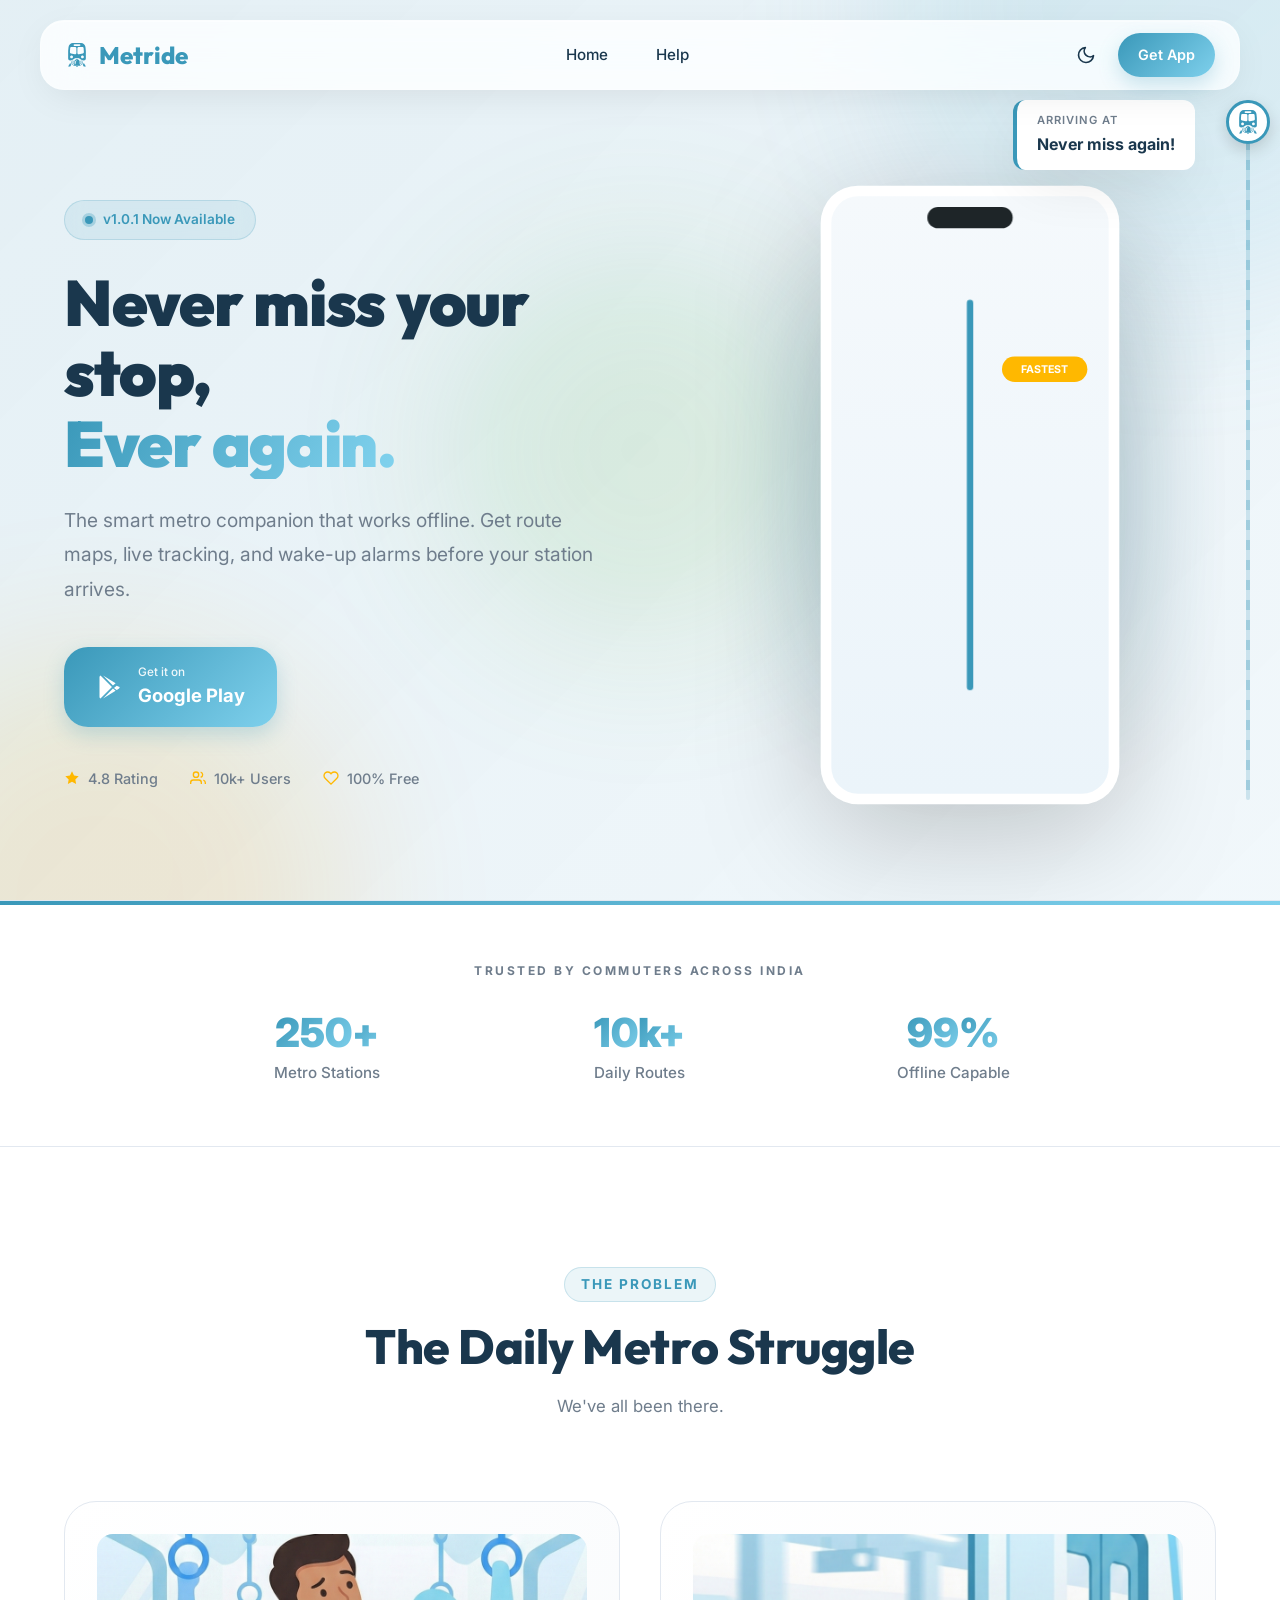
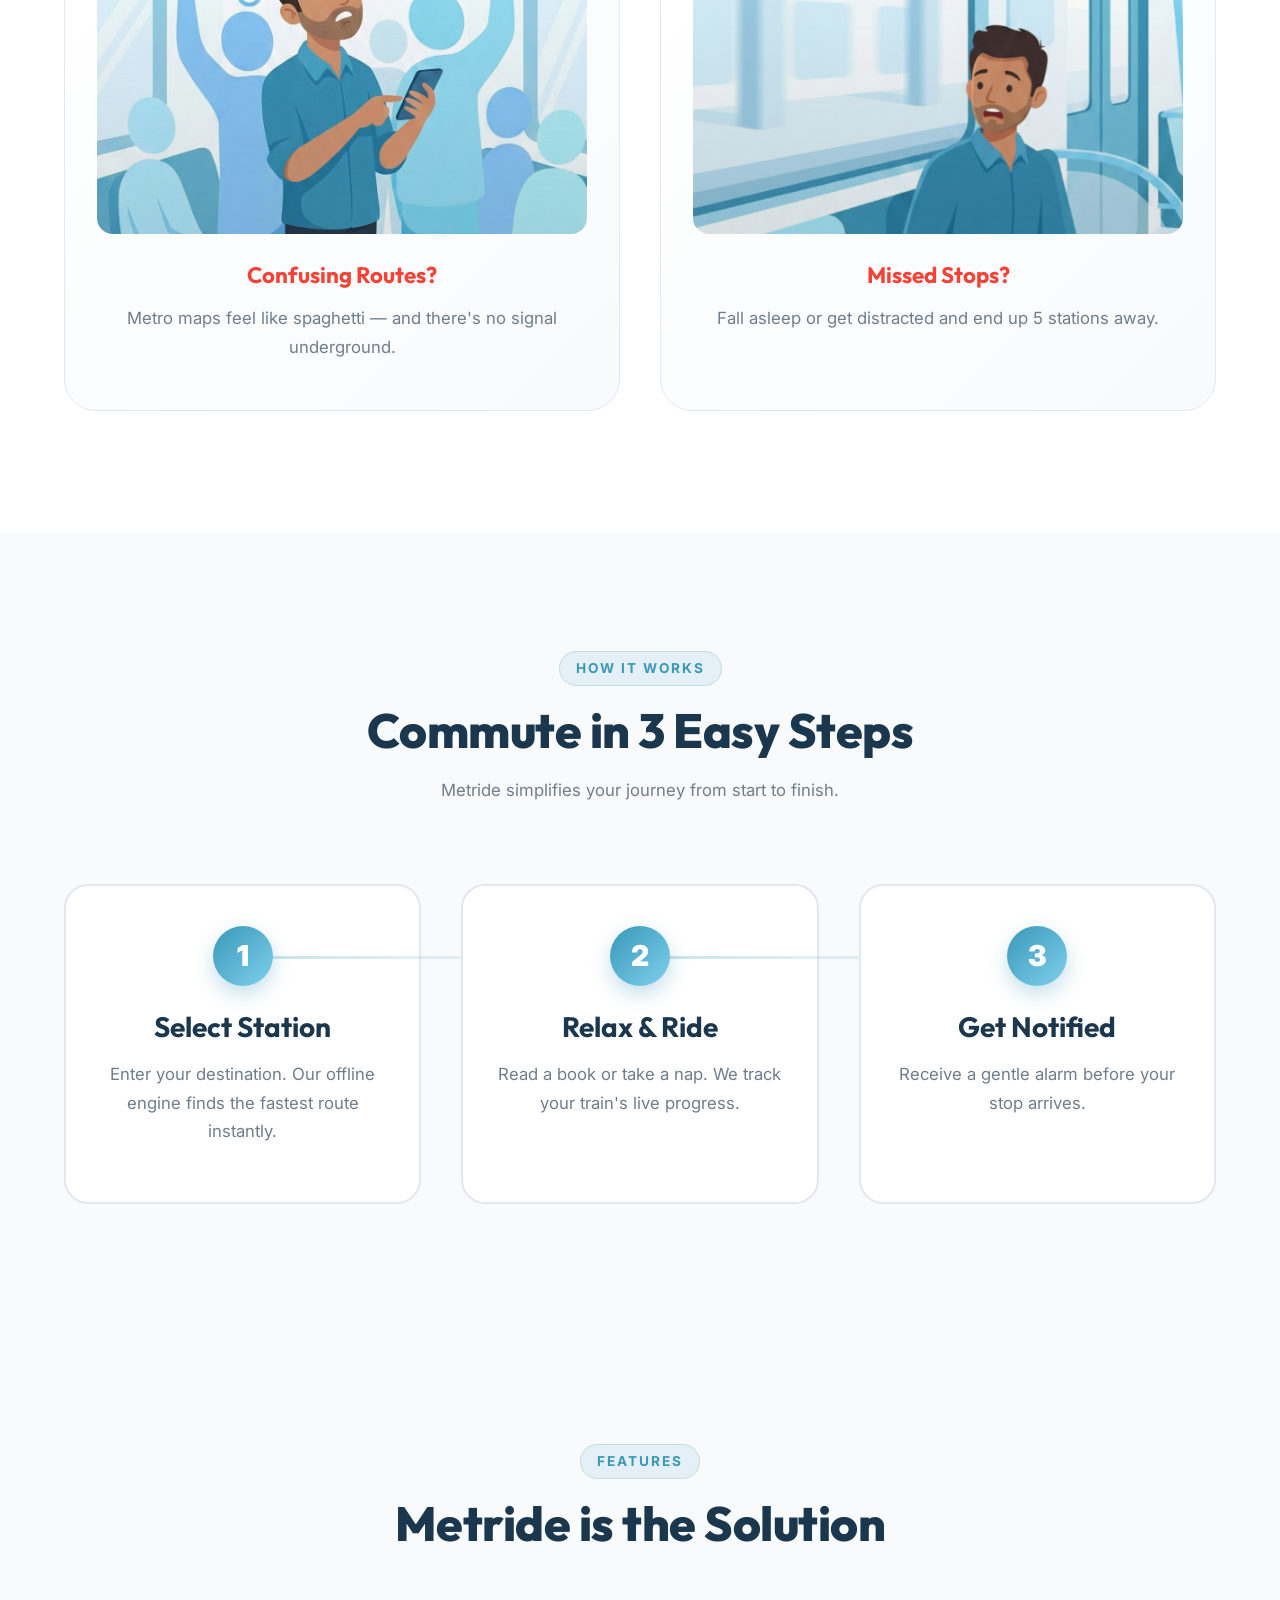
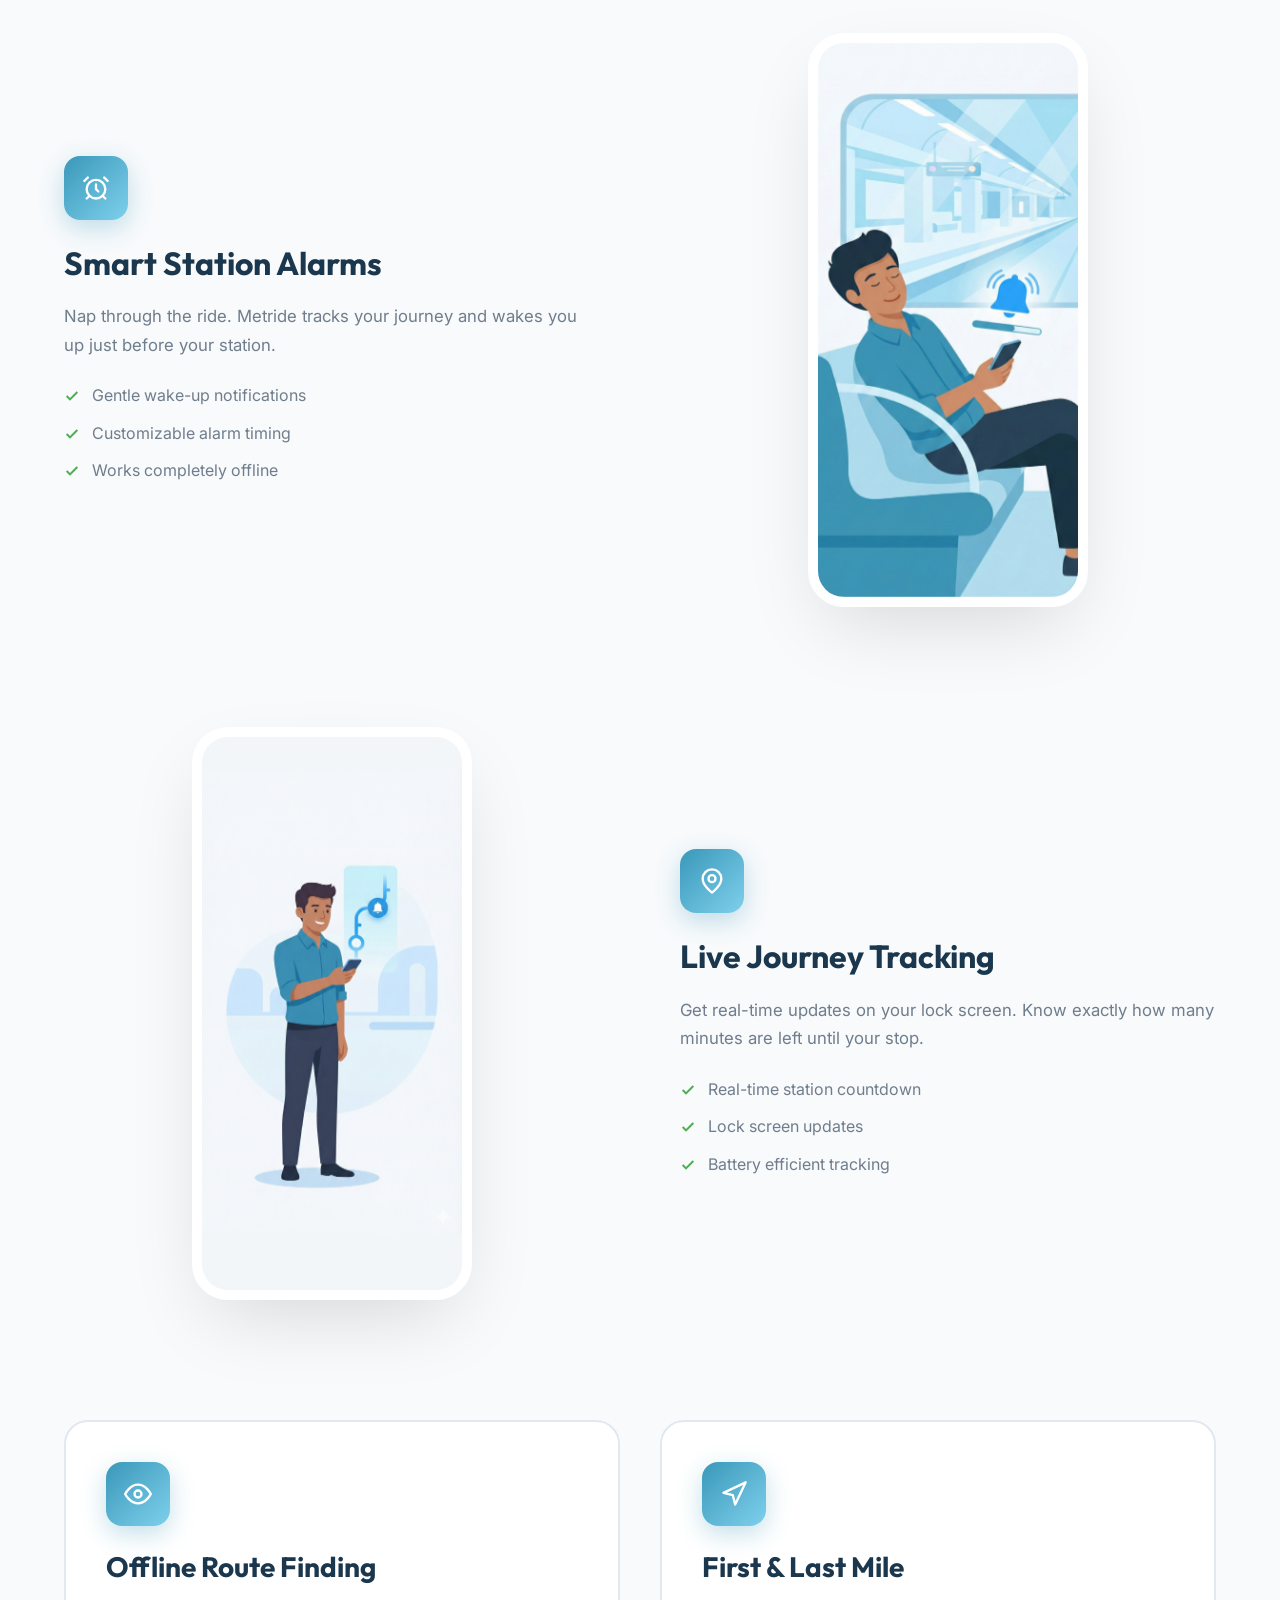
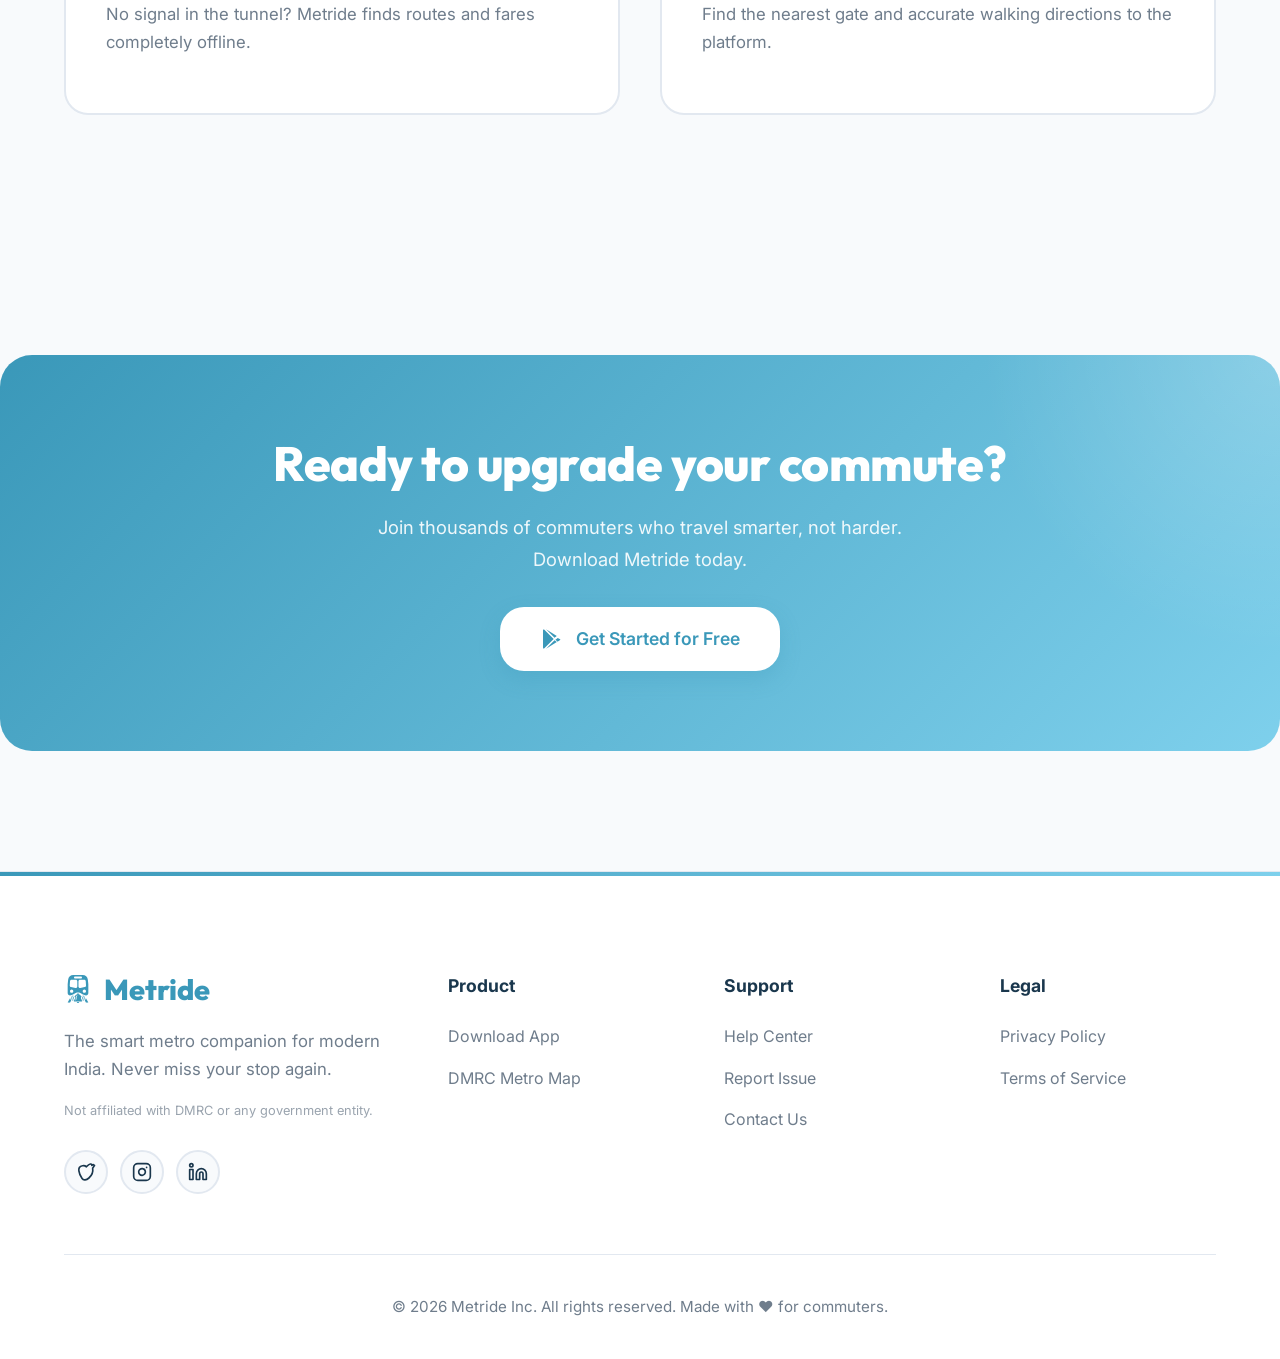
<file: index.html>
<!doctype html>
<html lang="en" data-theme="light">

<head>
  <meta charset="UTF-8" />
  <meta name="viewport" content="width=device-width, initial-scale=1.0" />
  <title>Metride - Smart Metro Navigation</title>
  <meta name="description"
    content="The ultimate metro companion for India. Find routes offline, get station alarms, and track live journeys." />
  <link rel="preconnect" href="https://fonts.googleapis.com" />
  <link rel="preconnect" href="https://fonts.gstatic.com" crossorigin />
  <link
    href="https://fonts.googleapis.com/css2?family=Inter:wght@400;500;600;700&family=Outfit:wght@500;700;800;900&display=swap"
    rel="stylesheet" />
  <link rel="stylesheet" href="styles.css" />
  <link rel="icon" type="image/x-icon" href="images/favicon.ico" />
</head>

<body>
  <!-- Animated Background Gradient Orbs -->
  <div class="bg-orbs">
    <div class="orb orb-1"></div>
    <div class="orb orb-2"></div>
    <div class="orb orb-3"></div>
  </div>

  <!-- Scroll Journey Tracker -->
  <div class="scroll-tracker-container">
    <div class="metro-track"></div>
    <div id="metro-train" class="metro-train-icon">
      <img src="images/logo.svg" alt="Metride Logo" width="24" height="24" />
    </div>
    <div id="station-popup" class="station-popup">
      <span class="popup-label">Arriving at</span>
      <span id="popup-text" class="popup-station">Start</span>
    </div>
  </div>

  <!-- Navbar -->
  <nav class="navbar">
    <div class="container">
      <a href="index.html" class="logo">
        <img src="images/logo.svg" alt="Metride Logo" width="24" height="24" />
        Metride
      </a>

      <!-- Desktop Links -->
      <div class="nav-links">
        <a href="index.html">Home</a>
        <a href="help.html">Help</a>
      </div>

      <!-- Always Visible Buttons -->
      <div class="nav-buttons">
        <button id="theme-toggle" class="theme-toggle" aria-label="Toggle Dark Mode"></button>
        <a href="https://play.google.com/store/apps/details?id=com.metride.app"
          class="btn btn-primary btn-glow btn-nav">Get App</a>
        <button class="mobile-menu-btn" aria-label="Toggle navigation">
          <svg xmlns="http://www.w3.org/2000/svg" width="24" height="24" viewBox="0 0 24 24" fill="none"
            stroke="currentColor" stroke-width="2" stroke-linecap="round" stroke-linejoin="round">
            <line x1="3" y1="12" x2="21" y2="12" />
            <line x1="3" y1="6" x2="21" y2="6" />
            <line x1="3" y1="18" x2="21" y2="18" />
          </svg>
        </button>
      </div>
    </div>
  </nav>

  <!-- Hero Section -->
  <section class="hero">
    <div class="container hero-content">
      <div class="hero-text">
        <div class="hero-badge fade-in-up">
          <span class="badge-dot"></span>
          <span>v1.0.1 Now Available</span>
        </div>

        <h1 class="fade-in-up stagger-1">
          Never miss your stop,<br />
          <span class="text-gradient-animated">Ever again.</span>
        </h1>

        <p class="hero-subtitle fade-in-up stagger-2">
          The smart metro companion that works offline. Get route maps, live
          tracking, and wake-up alarms before your station arrives.
        </p>

        <div class="hero-buttons fade-in-up stagger-3">
          <a href="https://play.google.com/store/apps/details?id=com.metride.app"
            class="btn btn-primary btn-glow btn-hero">
            <svg xmlns="http://www.w3.org/2000/svg" width="24" height="24" viewBox="0 0 24 24" fill="currentColor">
              <path
                d="M3,20.5V3.5C3,2.91 3.34,2.39 3.84,2.15L13.69,12L3.84,21.85C3.34,21.6 3,21.09 3,20.5M16.81,15.12L6.05,21.84L14.54,13.35L16.81,15.12M20.3,12C20.3,12.96 19.6,13.61 18.2,14.37L17.73,14.63L15.39,12.8L17.73,10.97L18.2,11.23C19.6,12 20.3,12 20.3,12M16.81,8.88L14.54,10.65L6.05,2.16L16.81,8.88Z" />
            </svg>
            <div>
              <span class="btn-sublabel">Get it on</span>
              <span class="btn-mainlabel">Google Play</span>
            </div>
          </a>
        </div>

        <!-- Trust Indicators -->
        <div class="hero-trust fade-in-up stagger-4">
          <div class="trust-item">
            <svg xmlns="http://www.w3.org/2000/svg" width="16" height="16" viewBox="0 0 24 24" fill="currentColor">
              <path
                d="M12 2L15.09 8.26L22 9.27L17 14.14L18.18 21.02L12 17.77L5.82 21.02L7 14.14L2 9.27L8.91 8.26L12 2Z" />
            </svg>
            <span>4.8 Rating</span>
          </div>
          <div class="trust-item">
            <svg xmlns="http://www.w3.org/2000/svg" width="16" height="16" viewBox="0 0 24 24" fill="none"
              stroke="currentColor" stroke-width="2">
              <path d="M17 21v-2a4 4 0 0 0-4-4H5a4 4 0 0 0-4 4v2"></path>
              <circle cx="9" cy="7" r="4"></circle>
              <path d="M23 21v-2a4 4 0 0 0-3-3.87"></path>
              <path d="M16 3.13a4 4 0 0 1 0 7.75"></path>
            </svg>
            <span>10k+ Users</span>
          </div>
          <div class="trust-item">
            <svg xmlns="http://www.w3.org/2000/svg" width="16" height="16" viewBox="0 0 24 24" fill="none"
              stroke="currentColor" stroke-width="2">
              <path
                d="M20.84 4.61a5.5 5.5 0 0 0-7.78 0L12 5.67l-1.06-1.06a5.5 5.5 0 0 0-7.78 7.78l1.06 1.06L12 21.23l7.78-7.78 1.06-1.06a5.5 5.5 0 0 0 0-7.78z">
              </path>
            </svg>
            <span>100% Free</span>
          </div>
        </div>
      </div>

      <div class="hero-visual fade-in-up stagger-2">
        <div class="phone-mockup">
          <div class="phone-glow"></div>
          <svg class="phone-svg" viewBox="0 0 300 600" xmlns="http://www.w3.org/2000/svg">
            <defs>
              <linearGradient id="screenGradient" x1="0%" y1="0%" x2="0%" y2="100%">
                <stop offset="0%" style="stop-color: #f5f9fc; stop-opacity: 1" />
                <stop offset="100%" style="stop-color: #ebf4fa; stop-opacity: 1" />
              </linearGradient>
              <filter id="glow">
                <feGaussianBlur stdDeviation="2.5" result="coloredBlur" />
                <feMerge>
                  <feMergeNode in="coloredBlur" />
                  <feMergeNode in="SourceGraphic" />
                </feMerge>
              </filter>
            </defs>

            <rect class="phone-body-bg" x="10" y="10" width="280" height="580" rx="35" />

            <g transform="translate(20, 20)">
              <rect class="screen-bg" width="260" height="560" rx="25" />

              <!-- Scene 1: Route Confusion -->
              <g id="scene-confusion" class="scene">
                <path class="chaos-line line-1" d="M30,100 Q130,50 80,200 T200,300" stroke="#94A3B8" stroke-width="3"
                  fill="none" stroke-linecap="round" />
                <path class="chaos-line line-2" d="M220,80 Q50,150 150,250 T50,400" stroke="#94A3B8" stroke-width="3"
                  fill="none" stroke-linecap="round" />
                <path class="chaos-line line-3" d="M40,400 Q100,300 180,350 T230,200" stroke="#94A3B8" stroke-width="3"
                  fill="none" stroke-linecap="round" />

                <circle class="chaos-dot dot-1" cx="30" cy="100" r="4" fill="#3A98B9" />
                <circle class="chaos-dot dot-2" cx="200" cy="300" r="4" fill="#F44336" />
                <circle class="chaos-dot dot-3" cx="50" cy="400" r="4" fill="#FFB800" />
              </g>

              <!-- Scene 2: Smart Processing -->
              <g id="scene-processing" class="scene">
                <circle class="ripple" cx="130" cy="280" r="20" fill="none" stroke="#3A98B9" stroke-width="2"
                  opacity="0" />
                <circle class="ripple-delayed" cx="130" cy="280" r="20" fill="none" stroke="#7ed0ec" stroke-width="2"
                  opacity="0" />

                <path id="clean-route" class="route-path" d="M130,100 L130,280 L130,460" stroke="#3A98B9"
                  stroke-width="6" fill="none" stroke-linecap="round" stroke-dasharray="400" stroke-dashoffset="400" />

                <g id="fastest-badge" class="badge" opacity="0" transform="translate(160, 150)">
                  <rect width="80" height="24" rx="12" fill="#FFB800" />
                  <text x="40" y="16" font-family="'Inter', sans-serif" font-size="10" font-weight="bold" fill="white"
                    text-anchor="middle">FASTEST</text>
                </g>
              </g>

              <!-- Scene 3: Live Journey -->
              <g id="scene-live" class="scene">
                <circle class="station stop-1" cx="130" cy="100" r="6" fill="#3A98B9" />
                <circle class="station stop-2" cx="130" cy="280" r="6" fill="#3A98B9" />
                <circle class="station stop-3" cx="130" cy="460" r="6" fill="#1E2528" stroke="#3A98B9"
                  stroke-width="2" />

                <circle id="moving-train" cx="130" cy="100" r="8" fill="#3A98B9" stroke="white" stroke-width="2">
                  <animate attributeName="cy" from="100" to="460" dur="2s" begin="3.5s" fill="freeze" calcMode="spline"
                    keySplines="0.42 0 0.58 1" />
                </circle>

                <g id="next-stop-card" transform="translate(30, 380)" opacity="0">
                  <rect class="card-bg" width="200" height="60" rx="12" filter="url(#glow)" />
                  <text x="20" y="25" font-family="'Inter', sans-serif" font-size="10" class="card-label">NEXT
                    STOP</text>
                  <text x="20" y="45" font-family="'Outfit', sans-serif" font-size="16" font-weight="bold"
                    class="card-title">Rajiv Chowk</text>
                  <text x="140" y="45" font-family="'Outfit', sans-serif" font-size="14" font-weight="bold"
                    class="card-time">2 min</text>
                </g>

                <g id="alarm-icon" transform="translate(180, 50) scale(0)" opacity="0">
                  <circle cx="15" cy="15" r="15" fill="#F44336" />
                  <path
                    d="M15 8L17 12H13L15 8ZM15 22C13.8954 22 13 21.1046 13 20H17C17 21.1046 16.1046 22 15 22ZM21 17H9V11C9 7.68629 11.6863 5 15 5C18.3137 5 21 7.68629 21 11V17Z"
                    fill="white" />
                </g>
              </g>

              <!-- Scene 4: Alarm / Arrived Screen -->
              <g id="scene-final" class="scene" opacity="0">
                <g transform="translate(130, 260)">
                  <circle class="alarm-ripple delay-2" r="40" fill="none" stroke="#FFB800" stroke-width="2" />
                  <circle class="alarm-ripple delay-1" r="40" fill="none" stroke="#FFB800" stroke-width="2" />
                  <circle class="alarm-ripple" r="40" fill="none" stroke="#FFB800" stroke-width="2" />

                  <circle r="35" fill="#FFB800" />
                  <path transform="translate(-12, -12) scale(1)"
                    d="M12 22c1.1 0 2-.9 2-2h-4c0 1.1.9 2 2 2zm6-6v-5c0-3.07-1.63-5.64-4.5-6.32V4c0-.83-.67-1.5-1.5-1.5s-1.5.67-1.5 1.5v.68C7.64 5.36 6 7.92 6 11v5l-2 2v1h16v-1l-2-2z"
                    fill="white" />
                </g>

                <text x="130" y="100" font-family="'Inter', sans-serif" font-size="14" font-weight="700" fill="#6F7D8C"
                  text-anchor="middle" letter-spacing="1">YOU'VE ARRIVED</text>
                <text x="130" y="140" font-family="'Outfit', sans-serif" font-size="24" font-weight="800"
                  class="card-title-alarm" text-anchor="middle">Rajiv Chowk</text>

                <g transform="translate(50, 480)">
                  <rect class="swipe-bg" width="160" height="50" rx="25" fill="#E0E7ED" opacity="0.5" />
                  <text x="95" y="30" font-family="'Inter', sans-serif" font-size="12" class="swipe-text"
                    text-anchor="middle" font-weight="600">Swipe to dismiss</text>

                  <g class="swipe-hint">
                    <circle cx="25" cy="25" r="21" fill="#FFB800" />
                    <path d="M21 20 L27 25 L21 30" stroke="white" stroke-width="2" fill="none" stroke-linecap="round"
                      stroke-linejoin="round" />
                  </g>
                </g>
              </g>
            </g>

            <rect x="110" y="30" width="80" height="20" rx="10" fill="#1E2528" />
          </svg>
        </div>
      </div>
    </div>
  </section>
  <!-- Stats Section -->
  <section class="stats-section">
    <div class="container">
      <p class="stats-label">TRUSTED BY COMMUTERS ACROSS INDIA</p>
      <div class="stats-grid">
        <div class="stat-item">
          <span class="stat-number" data-count="250">250</span><span class="stat-number">+</span>
          <span class="stat-desc">Metro Stations</span>
        </div>
        <div class="stat-item">
          <span class="stat-number" data-count="10">10</span><span class="stat-number">k+</span>
          <span class="stat-desc">Daily Routes</span>
        </div>
        <!-- <div class="stat-item">
          <span class="stat-number">4.8</span>
          <span class="stat-desc">App Rating</span>
        </div> -->
        <div class="stat-item">
          <span class="stat-number" data-count="100">99</span><span class="stat-number">%</span>
          <span class="stat-desc">Offline Capable</span>
        </div>
      </div>
    </div>
  </section>

  <!-- Problems Section -->
  <section class="section section-alt">
    <div class="container">
      <div class="section-header">
        <span class="section-label">The Problem</span>
        <h2>The Daily Metro Struggle</h2>
        <p>We've all been there.</p>
      </div>

      <div class="problems-grid">
        <div class="problem-card">
          <div class="problem-img-wrapper">
            <img src="images/problem-confused-inside.png" alt="Confused inside metro" loading="lazy" />
          </div>
          <h3>Confusing Routes?</h3>
          <p>Metro maps feel like spaghetti — and there's no signal underground.</p>
        </div>

        <div class="problem-card">
          <div class="problem-img-wrapper">
            <img src="images/problem-missed-station.png" alt="Missed station" loading="lazy" />
          </div>
          <h3>Missed Stops?</h3>
          <p>Fall asleep or get distracted and end up 5 stations away.</p>
        </div>
      </div>
    </div>
  </section>

  <!-- How It Works Section -->
  <section class="section">
    <div class="container">
      <div class="section-header">
        <span class="section-label">How It Works</span>
        <h2>Commute in 3 Easy Steps</h2>
        <p>Metride simplifies your journey from start to finish.</p>
      </div>

      <div class="steps-grid">
        <div class="step-card">
          <div class="step-number">1</div>
          <h3>Select Station</h3>
          <p>Enter your destination. Our offline engine finds the fastest route instantly.</p>
        </div>
        <div class="step-card">
          <div class="step-number">2</div>
          <h3>Relax & Ride</h3>
          <p>Read a book or take a nap. We track your train's live progress.</p>
        </div>
        <div class="step-card">
          <div class="step-number">3</div>
          <h3>Get Notified</h3>
          <p>Receive a gentle alarm before your stop arrives.</p>
        </div>
      </div>
    </div>
  </section>
  <!-- Features Showcase -->
  <section class="section section-features">
    <div class="container">
      <div class="section-header">
        <span class="section-label">Features</span>
        <h2>Metride is the Solution</h2>
      </div>

      <!-- Feature 1: Alarms -->
      <div class="feature-split">
        <div class="feature-text">
          <div class="feature-icon">
            <svg xmlns="http://www.w3.org/2000/svg" width="28" height="28" viewBox="0 0 24 24" fill="none"
              stroke="currentColor" stroke-width="2" stroke-linecap="round" stroke-linejoin="round">
              <circle cx="12" cy="13" r="8" />
              <path d="M12 9v4l2 2" />
              <path d="M5 3 2 6" />
              <path d="m22 6-3-3" />
              <path d="M6.38 18.7 4 21" />
              <path d="M17.64 18.67 20 21" />
            </svg>
          </div>
          <h3>Smart Station Alarms</h3>
          <p>Nap through the ride. Metride tracks your journey and wakes you up just before your station.</p>
          <ul class="feature-list">
            <li>
              <svg xmlns="http://www.w3.org/2000/svg" width="16" height="16" viewBox="0 0 24 24" fill="none"
                stroke="currentColor" stroke-width="3">
                <polyline points="20 6 9 17 4 12"></polyline>
              </svg>
              Gentle wake-up notifications
            </li>
            <li>
              <svg xmlns="http://www.w3.org/2000/svg" width="16" height="16" viewBox="0 0 24 24" fill="none"
                stroke="currentColor" stroke-width="3">
                <polyline points="20 6 9 17 4 12"></polyline>
              </svg>
              Customizable alarm timing
            </li>
            <li>
              <svg xmlns="http://www.w3.org/2000/svg" width="16" height="16" viewBox="0 0 24 24" fill="none"
                stroke="currentColor" stroke-width="3">
                <polyline points="20 6 9 17 4 12"></polyline>
              </svg>
              Works completely offline
            </li>
          </ul>
        </div>
        <div class="feature-image">
          <div class="phone-frame">
            <img src="images/feature-alarm.png" alt="Station Alarm Feature" class="img-responsive" loading="lazy" />
          </div>
        </div>
      </div>

      <!-- Feature 2: Notifications -->
      <div class="feature-split reverse">
        <div class="feature-text">
          <div class="feature-icon">
            <svg xmlns="http://www.w3.org/2000/svg" width="28" height="28" viewBox="0 0 24 24" fill="none"
              stroke="currentColor" stroke-width="2" stroke-linecap="round" stroke-linejoin="round">
              <path d="M20 10c0 6-8 12-8 12s-8-6-8-12a8 8 0 0 1 16 0Z" />
              <circle cx="12" cy="10" r="3" />
            </svg>
          </div>
          <h3>Live Journey Tracking</h3>
          <p>Get real-time updates on your lock screen. Know exactly how many minutes are left until your stop.</p>
          <ul class="feature-list">
            <li>
              <svg xmlns="http://www.w3.org/2000/svg" width="16" height="16" viewBox="0 0 24 24" fill="none"
                stroke="currentColor" stroke-width="3">
                <polyline points="20 6 9 17 4 12"></polyline>
              </svg>
              Real-time station countdown
            </li>
            <li>
              <svg xmlns="http://www.w3.org/2000/svg" width="16" height="16" viewBox="0 0 24 24" fill="none"
                stroke="currentColor" stroke-width="3">
                <polyline points="20 6 9 17 4 12"></polyline>
              </svg>
              Lock screen updates
            </li>
            <li>
              <svg xmlns="http://www.w3.org/2000/svg" width="16" height="16" viewBox="0 0 24 24" fill="none"
                stroke="currentColor" stroke-width="3">
                <polyline points="20 6 9 17 4 12"></polyline>
              </svg>
              Battery efficient tracking
            </li>
          </ul>
        </div>
        <div class="feature-image">
          <div class="phone-frame">
            <img src="images/feature-notification.png" alt="Notification Feature" class="img-responsive"
              loading="lazy" />
          </div>
        </div>
      </div>

      <!-- Other Features Grid -->
      <div class="features-grid">
        <div class="feature-card">
          <div class="feature-icon">
            <svg xmlns="http://www.w3.org/2000/svg" width="28" height="28" viewBox="0 0 24 24" fill="none"
              stroke="currentColor" stroke-width="2" stroke-linecap="round" stroke-linejoin="round">
              <path d="M1 12s4-8 11-8 11 8 11 8-4 8-11 8-11-8-11-8z" />
              <circle cx="12" cy="12" r="3" />
            </svg>
          </div>
          <h3>Offline Route Finding</h3>
          <p>No signal in the tunnel? Metride finds routes and fares completely offline.</p>
        </div>
        <div class="feature-card">
          <div class="feature-icon">
            <svg xmlns="http://www.w3.org/2000/svg" width="28" height="28" viewBox="0 0 24 24" fill="none"
              stroke="currentColor" stroke-width="2" stroke-linecap="round" stroke-linejoin="round">
              <polygon points="3 11 22 2 13 21 11 13 3 11" />
            </svg>
          </div>
          <h3>First & Last Mile</h3>
          <p>Find the nearest gate and accurate walking directions to the platform.</p>
        </div>
      </div>
    </div>
  </section>

  <!-- CTA Section -->
  <section class="section cta-section" id="download">
    <div class="cta-card">
      <div class="cta-glow"></div>
      <div class="container">
        <div class="cta-content">
          <h2>Ready to upgrade your commute?</h2>
          <p>Join thousands of commuters who travel smarter, not harder. Download Metride today.</p>
          <a href="https://play.google.com/store/apps/details?id=com.metride.app"
            class="btn btn-primary btn-glow btn-cta">
            <svg xmlns="http://www.w3.org/2000/svg" width="24" height="24" viewBox="0 0 24 24" fill="currentColor">
              <path
                d="M3,20.5V3.5C3,2.91 3.34,2.39 3.84,2.15L13.69,12L3.84,21.85C3.34,21.6 3,21.09 3,20.5M16.81,15.12L6.05,21.84L14.54,13.35L16.81,15.12M20.3,12C20.3,12.96 19.6,13.61 18.2,14.37L17.73,14.63L15.39,12.8L17.73,10.97L18.2,11.23C19.6,12 20.3,12 20.3,12M16.81,8.88L14.54,10.65L6.05,2.16L16.81,8.88Z" />
            </svg>
            Get Started for Free
          </a>
        </div>
      </div>
    </div>
  </section>

  <!-- Footer -->
  <footer class="footer">
    <div class="container">
      <div class="footer-content">
        <div>
          <h4>
            <img src="images/logo.svg" alt="Metride Logo" width="28" height="28" />
            Metride
          </h4>
          <p>The smart metro companion for modern India. Never miss your stop again.</p>
          <p style="font-size: 0.8rem; opacity: 0.7; margin-top: 1rem;">
            Not affiliated with DMRC or any government entity.
          </p>

          <div class="social-links">
            <a href="#" class="social-icon" aria-label="Twitter">
              <svg xmlns="http://www.w3.org/2000/svg" width="20" height="20" viewBox="0 0 24 24" fill="none"
                stroke="currentColor" stroke-width="2" stroke-linecap="round" stroke-linejoin="round">
                <path
                  d="M22 4s-.7 2.1-2 3.4c1.6 10-9.4 17.3-12.7 12.5S.2 5.3 7.8 4.5c2.1-.2 3.2-.4 4.4 1.2 1.6-1.3 3.2-3 5-3.3 2.1-.3 1.8 1.6 1.8 1.6s1.2-1.1 2.2-.7c1 1 1 1 1 1z" />
              </svg>
            </a>
            <a href="#" class="social-icon" aria-label="Instagram">
              <svg xmlns="http://www.w3.org/2000/svg" width="20" height="20" viewBox="0 0 24 24" fill="none"
                stroke="currentColor" stroke-width="2" stroke-linecap="round" stroke-linejoin="round">
                <rect width="20" height="20" x="2" y="2" rx="5" ry="5" />
                <path d="M16 11.37A4 4 0 1 1 12.63 8 4 4 0 0 1 16 11.37z" />
                <line x1="17.5" x2="17.51" y1="6.5" y2="6.5" />
              </svg>
            </a>
            <a href="#" class="social-icon" aria-label="LinkedIn">
              <svg xmlns="http://www.w3.org/2000/svg" width="20" height="20" viewBox="0 0 24 24" fill="none"
                stroke="currentColor" stroke-width="2" stroke-linecap="round" stroke-linejoin="round">
                <path d="M16 8a6 6 0 0 1 6 6v7h-4v-7a2 2 0 0 0-2-2 2 2 0 0 0-2 2v7h-4v-7a6 6 0 0 1 6-6z" />
                <rect width="4" height="12" x="2" y="9" />
                <circle cx="4" cy="4" r="2" />
              </svg>
            </a>
          </div>
        </div>

        <div class="footer-links">
          <span>Product</span>
          <a href="https://play.google.com/store/apps/details?id=com.metride.app">Download App</a>
          <a href="https://delhimetrorail.com/network_map" target="_blank">DMRC Metro Map</a>
        </div>

        <div class="footer-links">
          <span>Support</span>
          <a href="help.html">Help Center</a>
          <a href="https://forms.gle/i8DBvCzkoqjPLidv6" target="_blank">Report Issue</a>
          <a href="mailto:support@metride.in">Contact Us</a>
        </div>

        <div class="footer-links">
          <span>Legal</span>
          <a href="privacy.html">Privacy Policy</a>
          <a href="terms.html">Terms of Service</a>
        </div>
      </div>
      <div class="copyright">
        &copy; 2026 Metride Inc. All rights reserved. Made with ❤️ for commuters.
      </div>
    </div>
  </footer>

  <script src="script.js"></script>
</body>

</html>
</file>
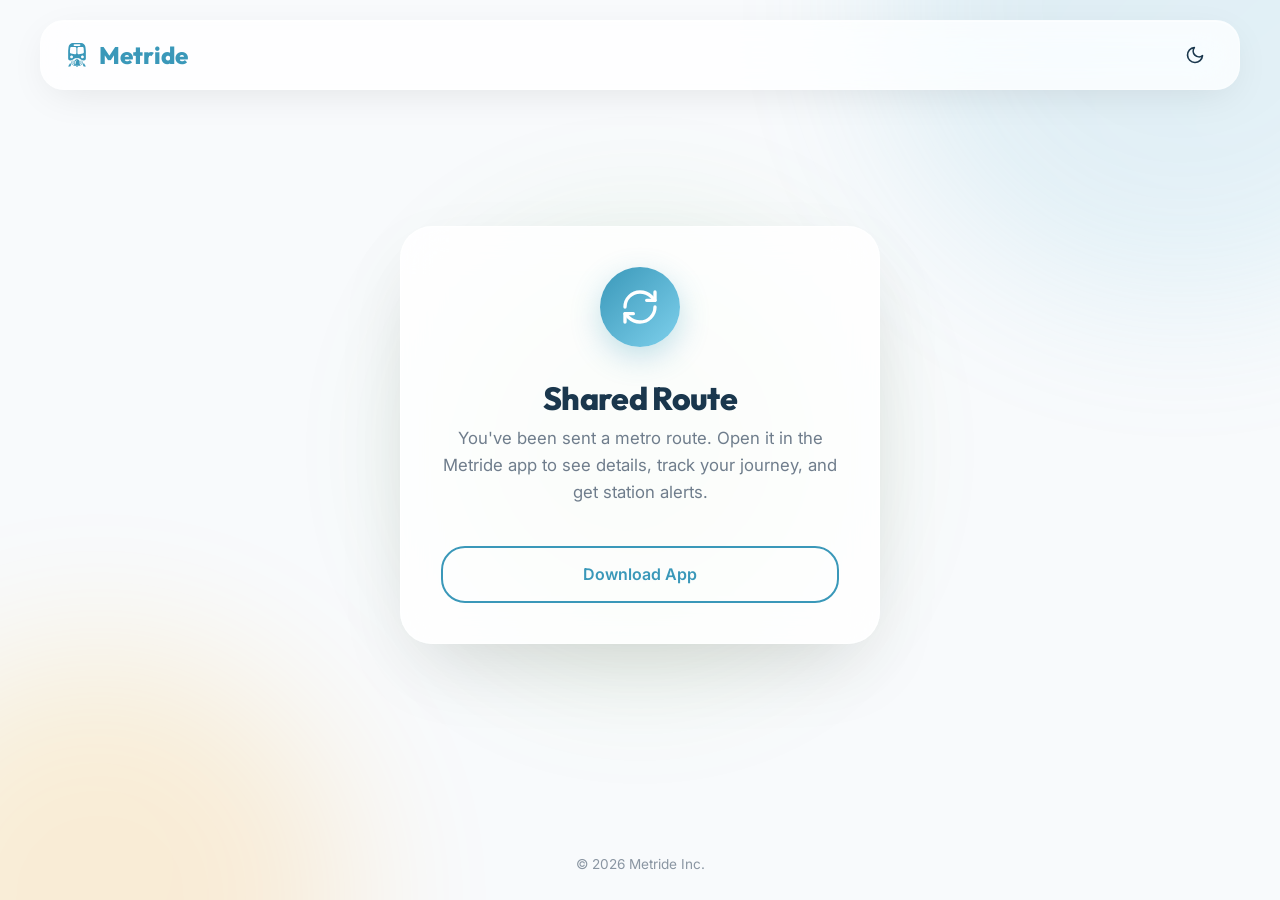
<file: share/route/index.html>
<!doctype html>
<html lang="en" data-theme="light">

<head>
    <meta charset="UTF-8" />
    <meta name="viewport" content="width=device-width, initial-scale=1.0" />
    <title>Metride - Viewing Route</title>
    <meta name="description" content="View shared metro route on Metride app." />
    <link rel="preconnect" href="https://fonts.googleapis.com" />
    <link rel="preconnect" href="https://fonts.gstatic.com" crossorigin />
    <link
        href="https://fonts.googleapis.com/css2?family=Inter:wght@400;500;600;700&family=Outfit:wght@500;700;800;900&display=swap"
        rel="stylesheet" />
    <link rel="stylesheet" href="../../styles.css" />
    <link rel="icon" type="image/x-icon" href="../../images/favicon.ico" />
    <style>
        body {
            display: flex;
            flex-direction: column;
            min-height: 100vh;
            justify-content: space-between;
        }

        .main-wrapper {
            flex: 1;
            display: flex;
            flex-direction: column;
            align-items: center;
            justify-content: center;
            padding: 100px 24px 60px;
            position: relative;
            z-index: 10;
        }

        .route-card {
            background: rgba(255, 255, 255, 0.85);
            backdrop-filter: blur(20px);
            padding: 40px;
            border-radius: var(--radius-xl);
            box-shadow: var(--shadow-xl);
            max-width: 480px;
            width: 100%;
            border: 1px solid rgba(255, 255, 255, 0.6);
            text-align: center;
            animation: fadeInUp 0.8s cubic-bezier(0.4, 0, 0.2, 1) forwards;
        }

        [data-theme="dark"] .route-card {
            background: rgba(30, 41, 59, 0.8);
            border: 1px solid rgba(255, 255, 255, 0.1);
        }

        .route-icon-wrapper {
            width: 80px;
            height: 80px;
            background: var(--gradient-primary);
            border-radius: 50%;
            display: flex;
            align-items: center;
            justify-content: center;
            margin: 0 auto 32px;
            box-shadow: 0 10px 30px rgba(58, 152, 185, 0.3);
            color: white;
        }

        .route-title {
            font-family: 'Outfit', sans-serif;
            font-size: 2rem;
            font-weight: 800;
            color: var(--text-main);
            margin-bottom: 0.5rem;
        }

        .route-desc {
            font-family: 'Inter', sans-serif;
            color: var(--text-secondary);
            margin-bottom: 2.5rem;
            line-height: 1.6;
            font-size: 1.05rem;
        }

        .action-buttons {
            display: flex;
            flex-direction: column;
            gap: 16px;
            width: 100%;
        }

        .btn-full {
            width: 100%;
            display: flex;
            justify-content: center;
        }

        .btn-outline {
            border: 2px solid var(--primary-blue);
            background: transparent;
            color: var(--primary-blue);
        }

        .btn-outline:hover {
            background: rgba(58, 152, 185, 0.1);
            transform: translateY(-3px);
        }

        /* Footer overrides for this specialized page */
        .mini-footer {
            text-align: center;
            padding: 24px;
            color: var(--text-secondary);
            font-size: 0.85rem;
            opacity: 0.8;
        }
    </style>
    <script>
        window.addEventListener('scroll', () => {
            // Dummy listener to prevent ReferenceError if script.js tries to attach to non-existent track
        });

        window.onload = function () {
            // Get the current URL parameters
            const urlParams = new URLSearchParams(window.location.search);
            const fromId = urlParams.get('fromId');
            const toId = urlParams.get('toId');
            const routeId = urlParams.get('routeId');

            // Construct the deep link URL (android fallback scheme)
            let deepLink = `metride://share/route?fromId=${fromId}&toId=${toId}`;
            if (routeId) {
                deepLink += `&routeId=${routeId}`;
            }

            // Attempt to open the app automatically
            if (fromId && toId) {
                // Optional: Try to redirect to custom scheme after a slight delay
                // window.location.href = deepLink;
                const appBtn = document.getElementById('open-app-btn');
                if (appBtn) appBtn.href = deepLink;
            } else {
                const appBtn = document.getElementById('open-app-btn');
                if (appBtn) appBtn.style.display = 'none';
            }
        };
    </script>
</head>

<body>
    <!-- Animated Background Gradient Orbs -->
    <div class="bg-orbs">
        <div class="orb orb-1"></div>
        <div class="orb orb-2"></div>
        <div class="orb orb-3"></div>
    </div>

    <nav class="navbar">
        <div class="container">
            <a href="../../index.html" class="logo">
                <img src="../../images/logo.svg" alt="Metride Logo" width="24" height="24" />
                Metride
            </a>

            <!-- Minimal Nav Actions -->
            <div class="nav-buttons">
                <button id="theme-toggle" class="theme-toggle" aria-label="Toggle Dark Mode"></button>
            </div>
        </div>
    </nav>

    <div class="main-wrapper">
        <div class="route-card">
            <div class="route-icon-wrapper">
                <svg xmlns="http://www.w3.org/2000/svg" width="40" height="40" viewBox="0 0 24 24" fill="none"
                    stroke="currentColor" stroke-width="2" stroke-linecap="round" stroke-linejoin="round">
                    <path d="M3 12a9 9 0 0 1 9-9 9.75 9.75 0 0 1 6.74 2.74L21 8"></path>
                    <path d="M21 3v5h-5"></path>
                    <path d="M21 12a9 9 0 0 1-9 9 9.75 9.75 0 0 1-6.74-2.74L3 16"></path>
                    <path d="M3 21v-5h5"></path>
                </svg>
            </div>

            <h1 class="route-title">Shared Route</h1>
            <p class="route-desc">
                You've been sent a metro route. Open it in the Metride app to see details, track your journey, and get
                station alerts.
            </p>

            <div class="action-buttons">
                <a id="open-app-btn" href="#" class="btn btn-primary btn-glow btn-full">
                    Open in Metride
                </a>
                <a href="https://play.google.com/store/apps/details?id=com.metride.app"
                    class="btn btn-outline btn-full">
                    Download App
                </a>
            </div>
        </div>
    </div>

    <footer class="mini-footer">
        &copy; 2026 Metride Inc.
    </footer>

    <script src="../../script.js"></script>
</body>

</html>
</file>
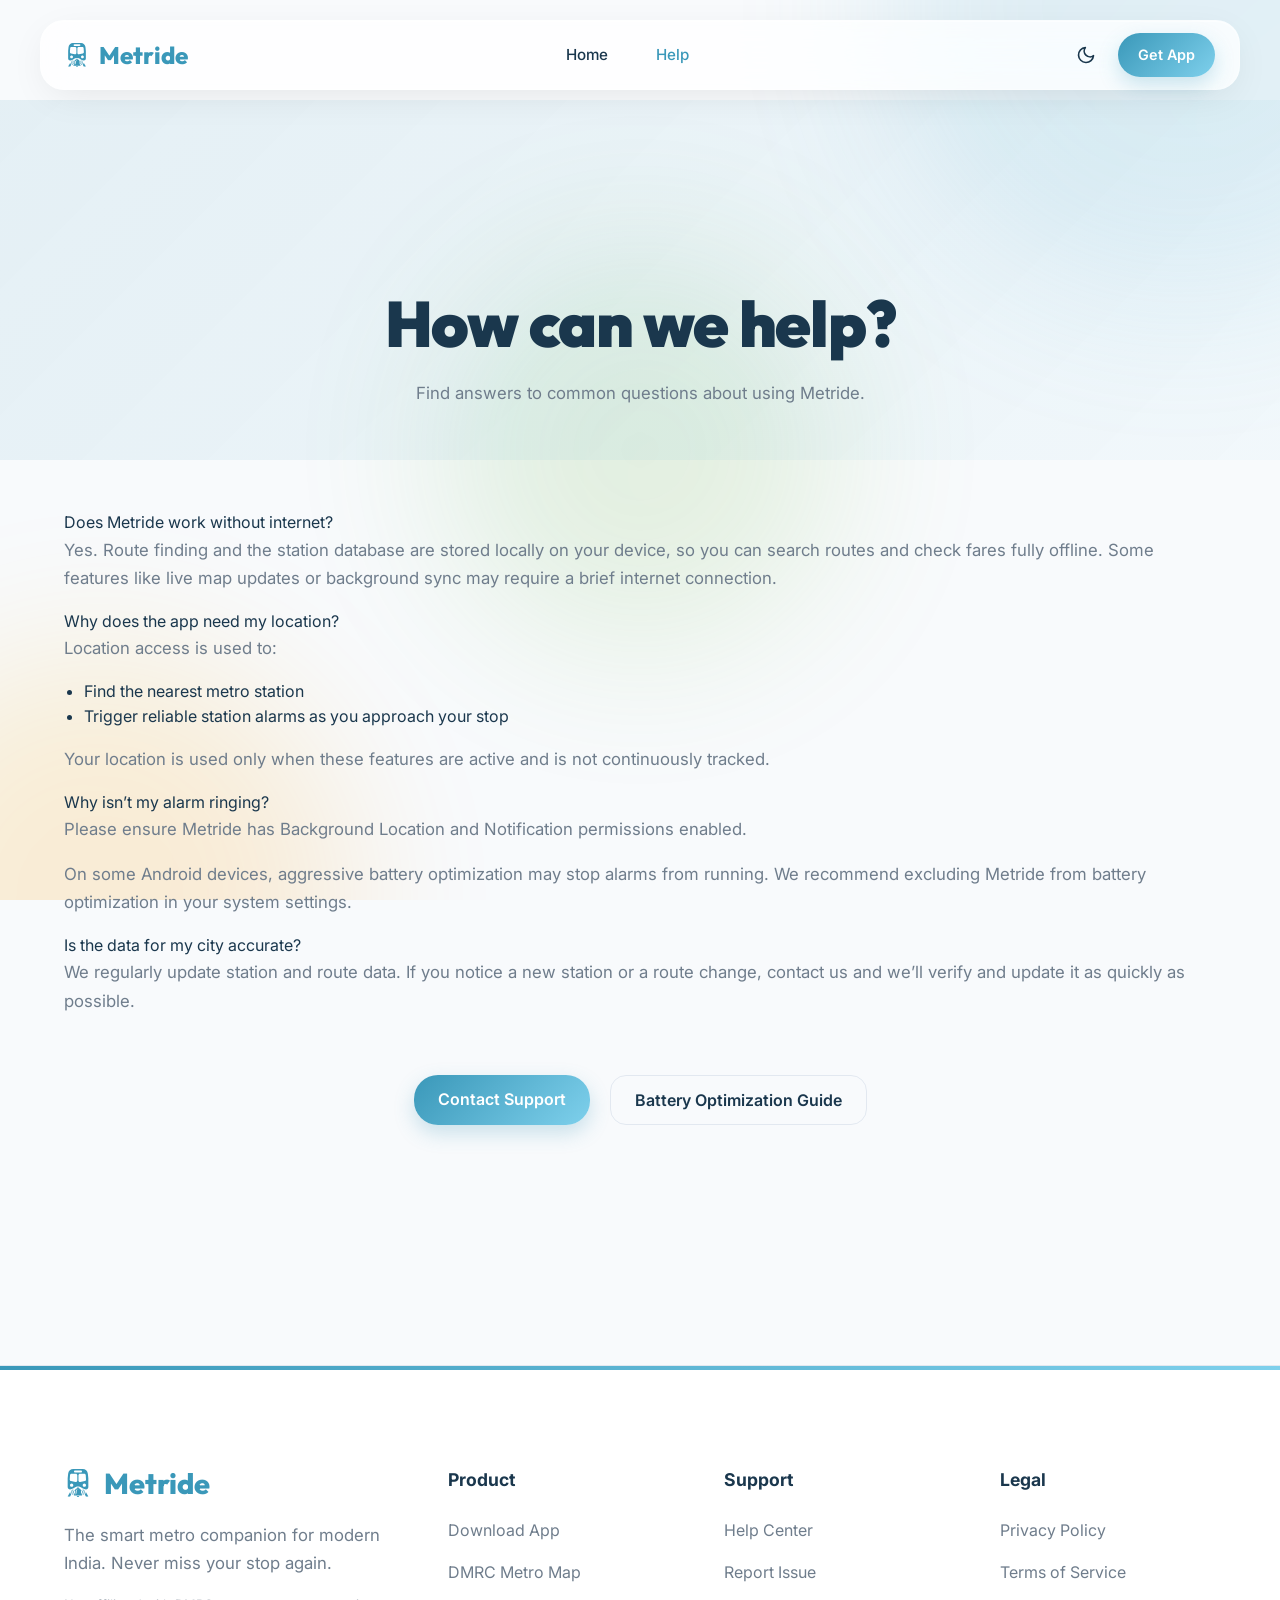
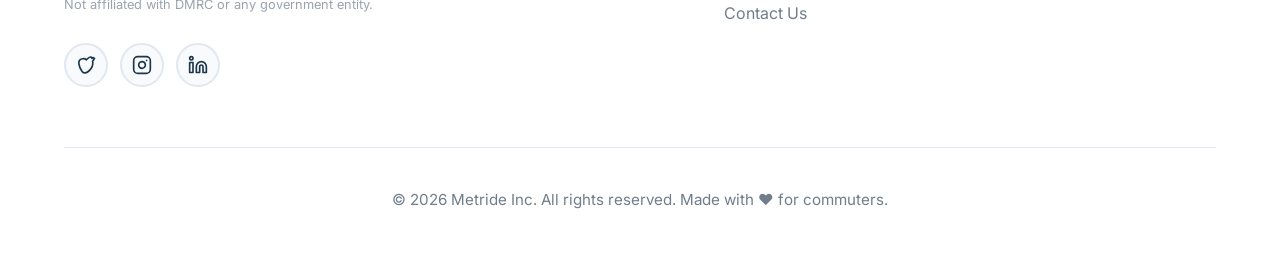
<file: help.html>
<!doctype html>
<html lang="en" data-theme="light">

<head>
  <meta charset="UTF-8" />
  <meta name="viewport" content="width=device-width, initial-scale=1.0" />
  <title>Help Center - Metride</title>
  <link rel="preconnect" href="https://fonts.googleapis.com" />
  <link rel="preconnect" href="https://fonts.gstatic.com" crossorigin />
  <link
    href="https://fonts.googleapis.com/css2?family=Inter:wght@400;500;600&family=Outfit:wght@500;700;800&display=swap"
    rel="stylesheet" />
  <link rel="stylesheet" href="styles.css" />
  <link rel="icon" type="image/x-icon" href="images/favicon.ico" />
</head>

<body>
  <!-- Animated Background Gradient Orbs -->
  <div class="bg-orbs">
    <div class="orb orb-1"></div>
    <div class="orb orb-2"></div>
    <div class="orb orb-3"></div>
  </div>

  <!-- Navbar -->
  <nav class="navbar">
    <div class="container">
      <a href="index.html" class="logo">
        <img src="images/logo.svg" alt="Metride Logo" width="24" height="24" />
        Metride
      </a>

      <!-- Desktop Links -->
      <div class="nav-links">
        <a href="index.html">Home</a>
        <a href="help.html" class="active" style="color: var(--primary-blue)">Help</a>
      </div>

      <!-- Always Visible Buttons -->
      <div class="nav-buttons">
        <button id="theme-toggle" class="theme-toggle" aria-label="Toggle Dark Mode"></button>
        <a href="https://play.google.com/store/apps/details?id=com.metride.app"
          class="btn btn-primary btn-glow btn-nav">Get App</a>
        <button class="mobile-menu-btn" aria-label="Toggle navigation">
          <svg xmlns="http://www.w3.org/2000/svg" width="24" height="24" viewBox="0 0 24 24" fill="none"
            stroke="currentColor" stroke-width="2" stroke-linecap="round" stroke-linejoin="round">
            <line x1="3" y1="12" x2="21" y2="12" />
            <line x1="3" y1="6" x2="21" y2="6" />
            <line x1="3" y1="18" x2="21" y2="18" />
          </svg>
        </button>
      </div>
    </div>
  </nav>

  <section class="hero" style="min-height: 40vh; padding-bottom: 20px; margin-top: 100px">
    <div class="container text-center">
      <h1 class="fade-in-up">How can we help?</h1>
      <p class="fade-in-up stagger-1">
        Find answers to common questions about using Metride.
      </p>
    </div>
  </section>

  <section class="section" style="padding-top: 50px">
    <div class="container faq-grid fade-in-up stagger-2">
      <div class="faq-item">
        <div class="faq-question">Does Metride work without internet?</div>
        <p>
          Yes. Route finding and the station database are stored locally on
          your device, so you can search routes and check fares fully offline.
          Some features like live map updates or background sync may require a
          brief internet connection.
        </p>
      </div>

      <div class="faq-item">
        <div class="faq-question">Why does the app need my location?</div>
        <p>Location access is used to:</p>
        <ul style="
              margin-left: 20px;
              list-style-type: disc;
              margin-bottom: 15px;
            ">
          <li>Find the nearest metro station</li>
          <li>Trigger reliable station alarms as you approach your stop</li>
        </ul>
        <p>
          Your location is used only when these features are active and is not
          continuously tracked.
        </p>
      </div>

      <div class="faq-item">
        <div class="faq-question">Why isn’t my alarm ringing?</div>
        <p>
          Please ensure Metride has Background Location and Notification
          permissions enabled.
        </p>
        <p>
          On some Android devices, aggressive battery optimization may stop
          alarms from running. We recommend excluding Metride from battery
          optimization in your system settings.
        </p>
      </div>

      <div class="faq-item">
        <div class="faq-question">Is the data for my city accurate?</div>
        <p>
          We regularly update station and route data. If you notice a new
          station or a route change, contact us and we’ll verify and update it
          as quickly as possible.
        </p>
      </div>

      <!-- Support Actions -->
      <div style="
            margin-top: 60px;
            text-align: center;
            display: flex;
            gap: 20px;
            justify-content: center;
            flex-wrap: wrap;
          ">
        <a href="mailto:support@metride.in" class="btn btn-primary btn-glow" style="padding: 12px 24px">Contact
          Support</a>
        <button id="battery-guide-btn" class="btn btn-outline" style="
              padding: 12px 24px;
              border: 1px solid var(--border-color);
              border-radius: var(--radius-md);
              color: var(--text-main);
              text-decoration: none;
              cursor: pointer;
              background: transparent;
            ">
          Battery Optimization Guide
        </button>
      </div>
    </div>
  </section>

  <!-- Battery Guide Modal -->
  <div id="battery-modal" class="modal-overlay">
    <div class="modal-content">
      <button class="modal-close" aria-label="Close modal">&times;</button>
      <div class="modal-header">
        <h2 style="
              display: flex;
              align-items: center;
              justify-content: center;
              gap: 12px;
            ">
          Make sure your station alarm works
        </h2>
        <p>
          Some Android phones aggressively stop apps in the background. Follow
          these steps once to ensure Metride alarms work reliably.
        </p>
      </div>

      <div class="modal-steps">
        <div class="step-item">
          <div class="step-title">Step 1: Disable Battery Optimization</div>
          <p>
            Open <b>Settings</b> &rarr; <b>Battery</b>. Find
            <b>Metride</b> and select <b>Unrestricted / Don't optimize</b>.
          </p>
          <div class="step-note">
            &#11044; This allows alarms to run even when the screen is off.
          </div>
        </div>

        <div class="step-item">
          <div class="step-title">Step 2: Allow Background Location</div>
          <p>
            Go to <b>Settings</b> &rarr; <b>Location</b> &rarr;
            <b>App Permissions</b>. Select <b>Metride</b> and set to
            <b>Allow all the time</b>.
          </p>
          <div class="step-note">
            &#11044; Required for wake-up alarms near your station.
          </div>
        </div>

        <div class="step-item">
          <div class="step-title">Step 3: Allow Notifications</div>
          <p>
            Go to <b>Settings</b> &rarr; <b>Notifications</b>. Find
            <b>Metride</b> and enable <b>All notifications</b>.
          </p>
        </div>

        <div class="step-item optional">
          <div class="step-title">Step 4 (Optional): Lock in Recents</div>
          <p>
            Open recent apps overview. Long-press <b>Metride</b> and tap
            <b>Lock / Pin</b>.
          </p>
          <div class="step-note">
            &#11212; Recommended for Xiaomi, Vivo, Oppo, and Samsung devices.
          </div>
        </div>
      </div>

      <button class="btn btn-primary btn-full-width modal-action-close">
        Got it
      </button>
    </div>
  </div>

  <footer class="footer">
    <div class="container">
      <div class="footer-content">
        <div>
          <h4>
            <img src="images/logo.svg" alt="Metride Logo" width="28" height="28" />
            Metride
          </h4>
          <p>The smart metro companion for modern India. Never miss your stop again.</p>
          <p style="font-size: 0.8rem; opacity: 0.7; margin-top: 1rem;">
            Not affiliated with DMRC or any government entity.
          </p>

          <div class="social-links">
            <a href="#" class="social-icon" aria-label="Twitter">
              <svg xmlns="http://www.w3.org/2000/svg" width="20" height="20" viewBox="0 0 24 24" fill="none"
                stroke="currentColor" stroke-width="2" stroke-linecap="round" stroke-linejoin="round">
                <path
                  d="M22 4s-.7 2.1-2 3.4c1.6 10-9.4 17.3-12.7 12.5S.2 5.3 7.8 4.5c2.1-.2 3.2-.4 4.4 1.2 1.6-1.3 3.2-3 5-3.3 2.1-.3 1.8 1.6 1.8 1.6s1.2-1.1 2.2-.7c1 1 1 1 1 1z" />
              </svg>
            </a>
            <a href="#" class="social-icon" aria-label="Instagram">
              <svg xmlns="http://www.w3.org/2000/svg" width="20" height="20" viewBox="0 0 24 24" fill="none"
                stroke="currentColor" stroke-width="2" stroke-linecap="round" stroke-linejoin="round">
                <rect width="20" height="20" x="2" y="2" rx="5" ry="5" />
                <path d="M16 11.37A4 4 0 1 1 12.63 8 4 4 0 0 1 16 11.37z" />
                <line x1="17.5" x2="17.51" y1="6.5" y2="6.5" />
              </svg>
            </a>
            <a href="#" class="social-icon" aria-label="LinkedIn">
              <svg xmlns="http://www.w3.org/2000/svg" width="20" height="20" viewBox="0 0 24 24" fill="none"
                stroke="currentColor" stroke-width="2" stroke-linecap="round" stroke-linejoin="round">
                <path d="M16 8a6 6 0 0 1 6 6v7h-4v-7a2 2 0 0 0-2-2 2 2 0 0 0-2 2v7h-4v-7a6 6 0 0 1 6-6z" />
                <rect width="4" height="12" x="2" y="9" />
                <circle cx="4" cy="4" r="2" />
              </svg>
            </a>
          </div>
        </div>

        <div class="footer-links">
          <span>Product</span>
          <a href="https://play.google.com/store/apps/details?id=com.metride.app">Download App</a>
          <a href="https://delhimetrorail.com/network_map" target="_blank">DMRC Metro Map</a>
        </div>

        <div class="footer-links">
          <span>Support</span>
          <a href="help.html">Help Center</a>
          <a href="https://forms.gle/i8DBvCzkoqjPLidv6" target="_blank">Report Issue</a>
          <a href="mailto:support@metride.in">Contact Us</a>
        </div>

        <div class="footer-links">
          <span>Legal</span>
          <a href="privacy.html">Privacy Policy</a>
          <a href="terms.html">Terms of Service</a>
        </div>
      </div>
      <div class="copyright">
        &copy; 2026 Metride Inc. All rights reserved. Made with ❤️ for commuters.
      </div>
    </div>
  </footer>

  <script src="script.js"></script>
</body>

</html>
</file>
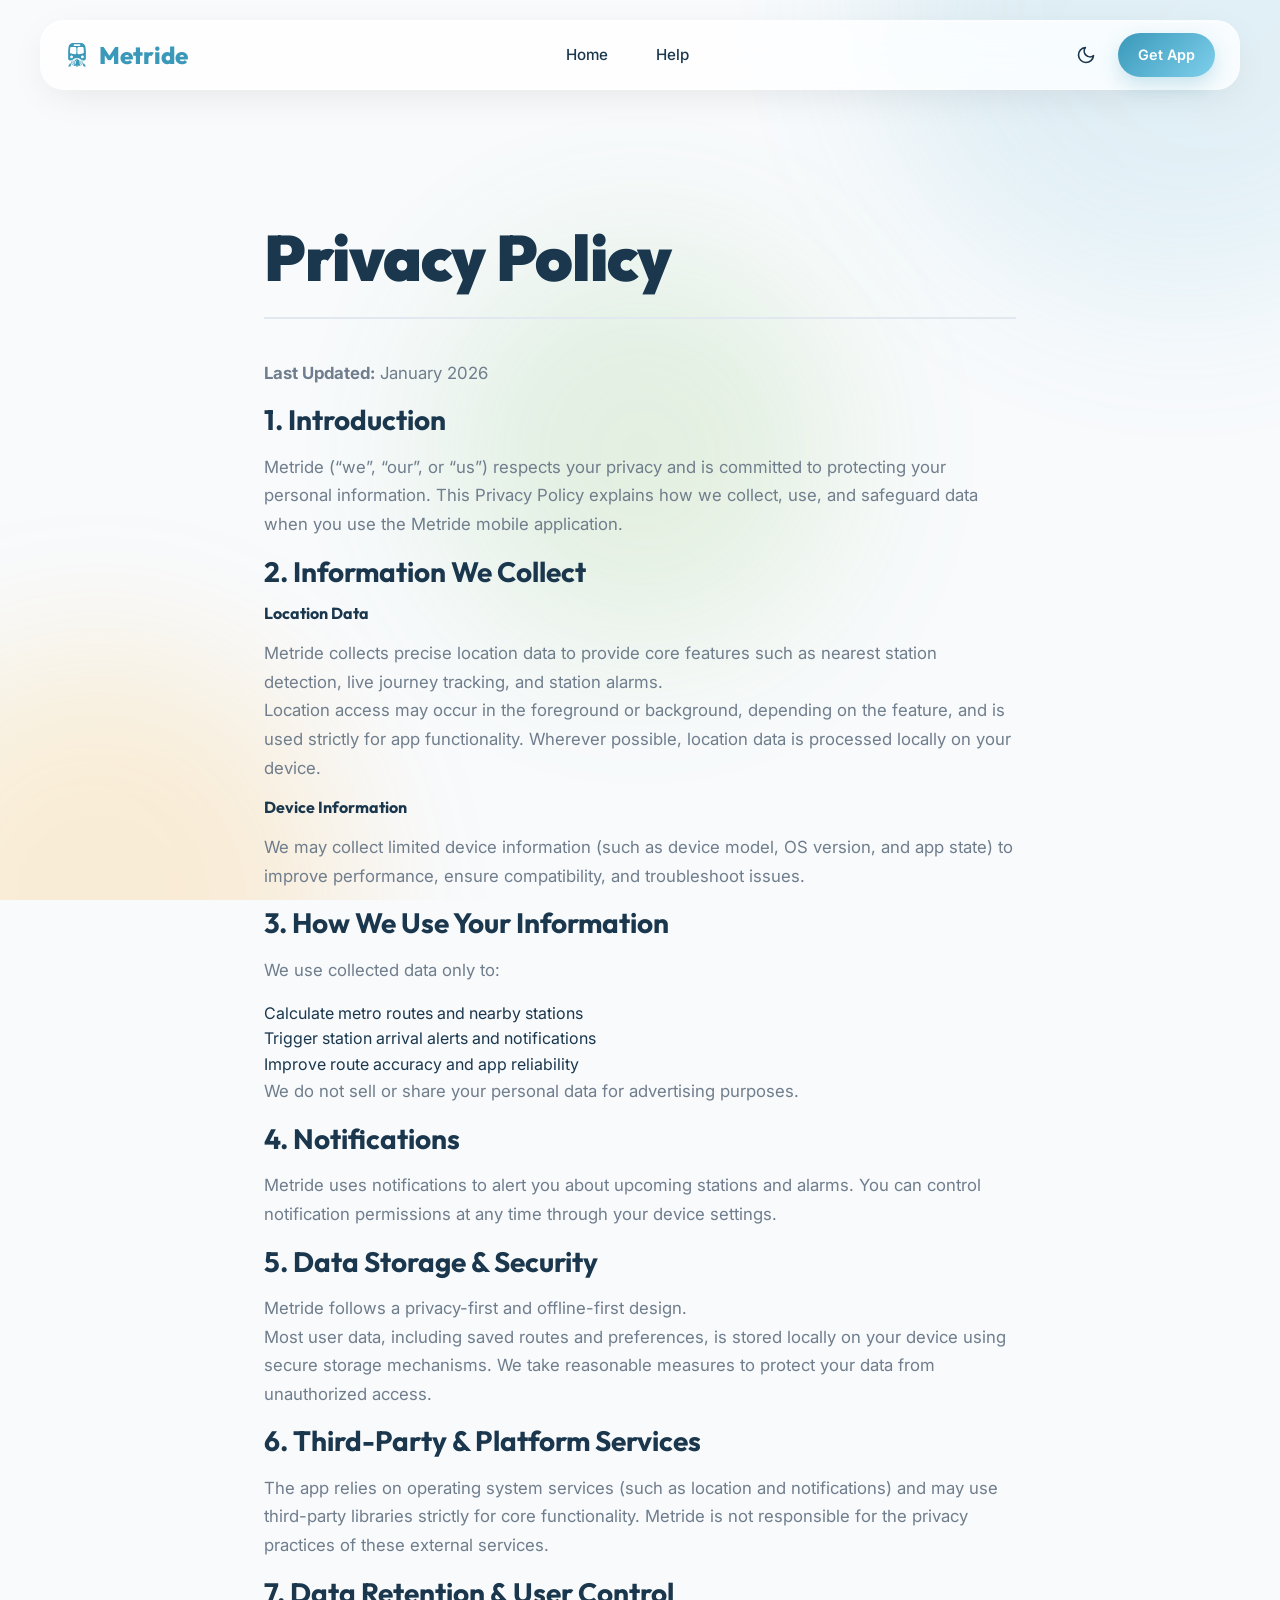
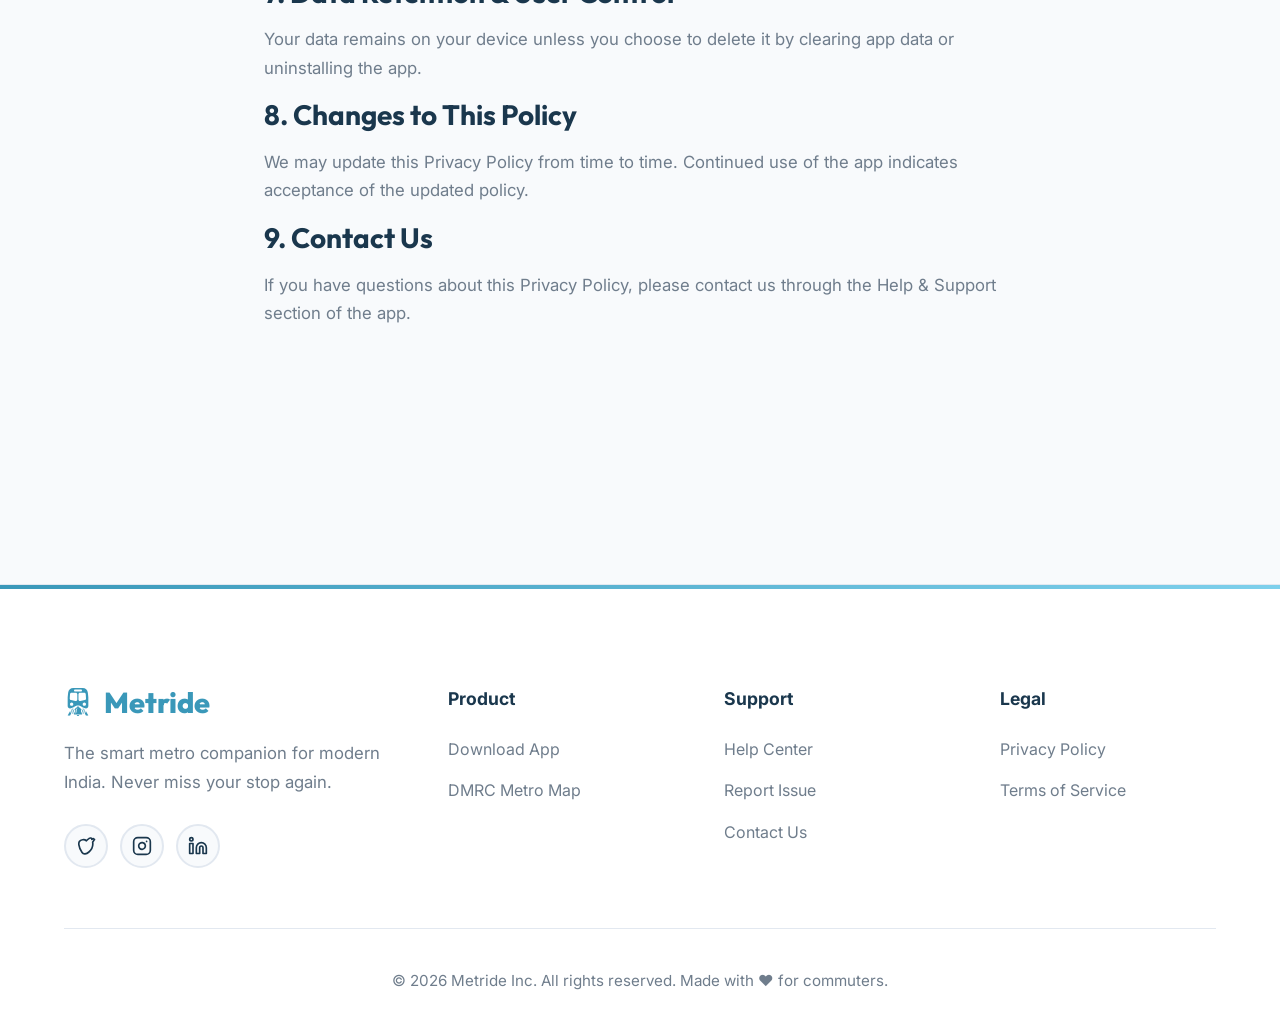
<file: privacy.html>
<!doctype html>
<html lang="en" data-theme="light">

<head>
  <meta charset="UTF-8" />
  <meta name="viewport" content="width=device-width, initial-scale=1.0" />
  <title>Privacy Policy - Metride</title>
  <link rel="preconnect" href="https://fonts.googleapis.com" />
  <link rel="preconnect" href="https://fonts.gstatic.com" crossorigin />
  <link
    href="https://fonts.googleapis.com/css2?family=Inter:wght@400;500;600&family=Outfit:wght@500;700;800&display=swap"
    rel="stylesheet" />
  <link rel="stylesheet" href="styles.css" />
  <link rel="icon" type="image/x-icon" href="images/favicon.ico" />
</head>

<body>
  <!-- Animated Background Gradient Orbs -->
  <div class="bg-orbs">
    <div class="orb orb-1"></div>
    <div class="orb orb-2"></div>
    <div class="orb orb-3"></div>
  </div>

  <!-- Navbar -->
  <nav class="navbar">
    <div class="container">
      <a href="index.html" class="logo">
        <img src="images/logo.svg" alt="Metride Logo" width="24" height="24" />
        Metride
      </a>

      <!-- Desktop Links -->
      <div class="nav-links">
        <a href="index.html">Home</a>
        <a href="help.html">Help</a>
      </div>

      <!-- Always Visible Buttons -->
      <div class="nav-buttons">
        <button id="theme-toggle" class="theme-toggle" aria-label="Toggle Dark Mode"></button>
        <a href="#download" class="btn btn-primary btn-glow btn-nav">Get App</a>
        <button class="mobile-menu-btn" aria-label="Toggle navigation">
          <svg xmlns="http://www.w3.org/2000/svg" width="24" height="24" viewBox="0 0 24 24" fill="none"
            stroke="currentColor" stroke-width="2" stroke-linecap="round" stroke-linejoin="round">
            <line x1="3" y1="12" x2="21" y2="12" />
            <line x1="3" y1="6" x2="21" y2="6" />
            <line x1="3" y1="18" x2="21" y2="18" />
          </svg>
        </button>
      </div>
    </div>
  </nav>

  <section class="section" style="margin-top: 100px">
    <div class="container" style="max-width: 800px">
      <h1 style="
            margin-bottom: 40px;
            border-bottom: 2px solid var(--border-color);
            padding-bottom: 20px;
          ">
        Privacy Policy
      </h1>

      <p><strong>Last Updated:</strong> January 2026</p>

      <h3>1. Introduction</h3>
      <p>
        Metride (“we”, “our”, or “us”) respects your privacy and is committed
        to protecting your personal information. This Privacy Policy explains
        how we collect, use, and safeguard data when you use the Metride
        mobile application.
      </p>

      <h3>2. Information We Collect</h3>
      <h4>Location Data</h4>
      <p>
        Metride collects precise location data to provide core features such
        as nearest station detection, live journey tracking, and station
        alarms.<br />
        Location access may occur in the foreground or background, depending
        on the feature, and is used strictly for app functionality. Wherever
        possible, location data is processed locally on your device.
      </p>

      <h4>Device Information</h4>
      <p>
        We may collect limited device information (such as device model, OS
        version, and app state) to improve performance, ensure compatibility,
        and troubleshoot issues.
      </p>

      <h3>3. How We Use Your Information</h3>
      <p>We use collected data only to:</p>
      <ul>
        <li>Calculate metro routes and nearby stations</li>
        <li>Trigger station arrival alerts and notifications</li>
        <li>Improve route accuracy and app reliability</li>
      </ul>
      <p>
        We do not sell or share your personal data for advertising purposes.
      </p>

      <h3>4. Notifications</h3>
      <p>
        Metride uses notifications to alert you about upcoming stations and
        alarms. You can control notification permissions at any time through
        your device settings.
      </p>

      <h3>5. Data Storage & Security</h3>
      <p>
        Metride follows a privacy-first and offline-first design.<br />
        Most user data, including saved routes and preferences, is stored
        locally on your device using secure storage mechanisms. We take
        reasonable measures to protect your data from unauthorized access.
      </p>

      <h3>6. Third-Party & Platform Services</h3>
      <p>
        The app relies on operating system services (such as location and
        notifications) and may use third-party libraries strictly for core
        functionality. Metride is not responsible for the privacy practices of
        these external services.
      </p>

      <h3>7. Data Retention & User Control</h3>
      <p>
        Your data remains on your device unless you choose to delete it by
        clearing app data or uninstalling the app.
      </p>

      <h3>8. Changes to This Policy</h3>
      <p>
        We may update this Privacy Policy from time to time. Continued use of
        the app indicates acceptance of the updated policy.
      </p>

      <h3>9. Contact Us</h3>
      <p>
        If you have questions about this Privacy Policy, please contact us
        through the Help & Support section of the app.
      </p>
    </div>
  </section>

  <footer class="footer">
    <div class="container">
      <div class="footer-content">
        <div>
          <h4>
            <img src="images/logo.svg" alt="Metride Logo" width="28" height="28" />
            Metride
          </h4>
          <p>The smart metro companion for modern India. Never miss your stop again.</p>

          <div class="social-links">
            <a href="#" class="social-icon" aria-label="Twitter">
              <svg xmlns="http://www.w3.org/2000/svg" width="20" height="20" viewBox="0 0 24 24" fill="none"
                stroke="currentColor" stroke-width="2" stroke-linecap="round" stroke-linejoin="round">
                <path
                  d="M22 4s-.7 2.1-2 3.4c1.6 10-9.4 17.3-12.7 12.5S.2 5.3 7.8 4.5c2.1-.2 3.2-.4 4.4 1.2 1.6-1.3 3.2-3 5-3.3 2.1-.3 1.8 1.6 1.8 1.6s1.2-1.1 2.2-.7c1 1 1 1 1 1z" />
              </svg>
            </a>
            <a href="#" class="social-icon" aria-label="Instagram">
              <svg xmlns="http://www.w3.org/2000/svg" width="20" height="20" viewBox="0 0 24 24" fill="none"
                stroke="currentColor" stroke-width="2" stroke-linecap="round" stroke-linejoin="round">
                <rect width="20" height="20" x="2" y="2" rx="5" ry="5" />
                <path d="M16 11.37A4 4 0 1 1 12.63 8 4 4 0 0 1 16 11.37z" />
                <line x1="17.5" x2="17.51" y1="6.5" y2="6.5" />
              </svg>
            </a>
            <a href="#" class="social-icon" aria-label="LinkedIn">
              <svg xmlns="http://www.w3.org/2000/svg" width="20" height="20" viewBox="0 0 24 24" fill="none"
                stroke="currentColor" stroke-width="2" stroke-linecap="round" stroke-linejoin="round">
                <path d="M16 8a6 6 0 0 1 6 6v7h-4v-7a2 2 0 0 0-2-2 2 2 0 0 0-2 2v7h-4v-7a6 6 0 0 1 6-6z" />
                <rect width="4" height="12" x="2" y="9" />
                <circle cx="4" cy="4" r="2" />
              </svg>
            </a>
          </div>
        </div>

        <div class="footer-links">
          <span>Product</span>
          <a href="#">Download App</a>
          <a href="https://delhimetrorail.com/network_map" target="_blank">DMRC Metro Map</a>
        </div>

        <div class="footer-links">
          <span>Support</span>
          <a href="help.html">Help Center</a>
          <a href="https://forms.gle/i8DBvCzkoqjPLidv6" target="_blank">Report Issue</a>
          <a href="mailto:support@metride.in">Contact Us</a>
        </div>

        <div class="footer-links">
          <span>Legal</span>
          <a href="privacy.html">Privacy Policy</a>
          <a href="terms.html">Terms of Service</a>
        </div>
      </div>
      <div class="copyright">
        &copy; 2026 Metride Inc. All rights reserved. Made with ❤️ for commuters.
      </div>
    </div>
  </footer>
  <script src="script.js"></script>
</body>

</html>
</file>
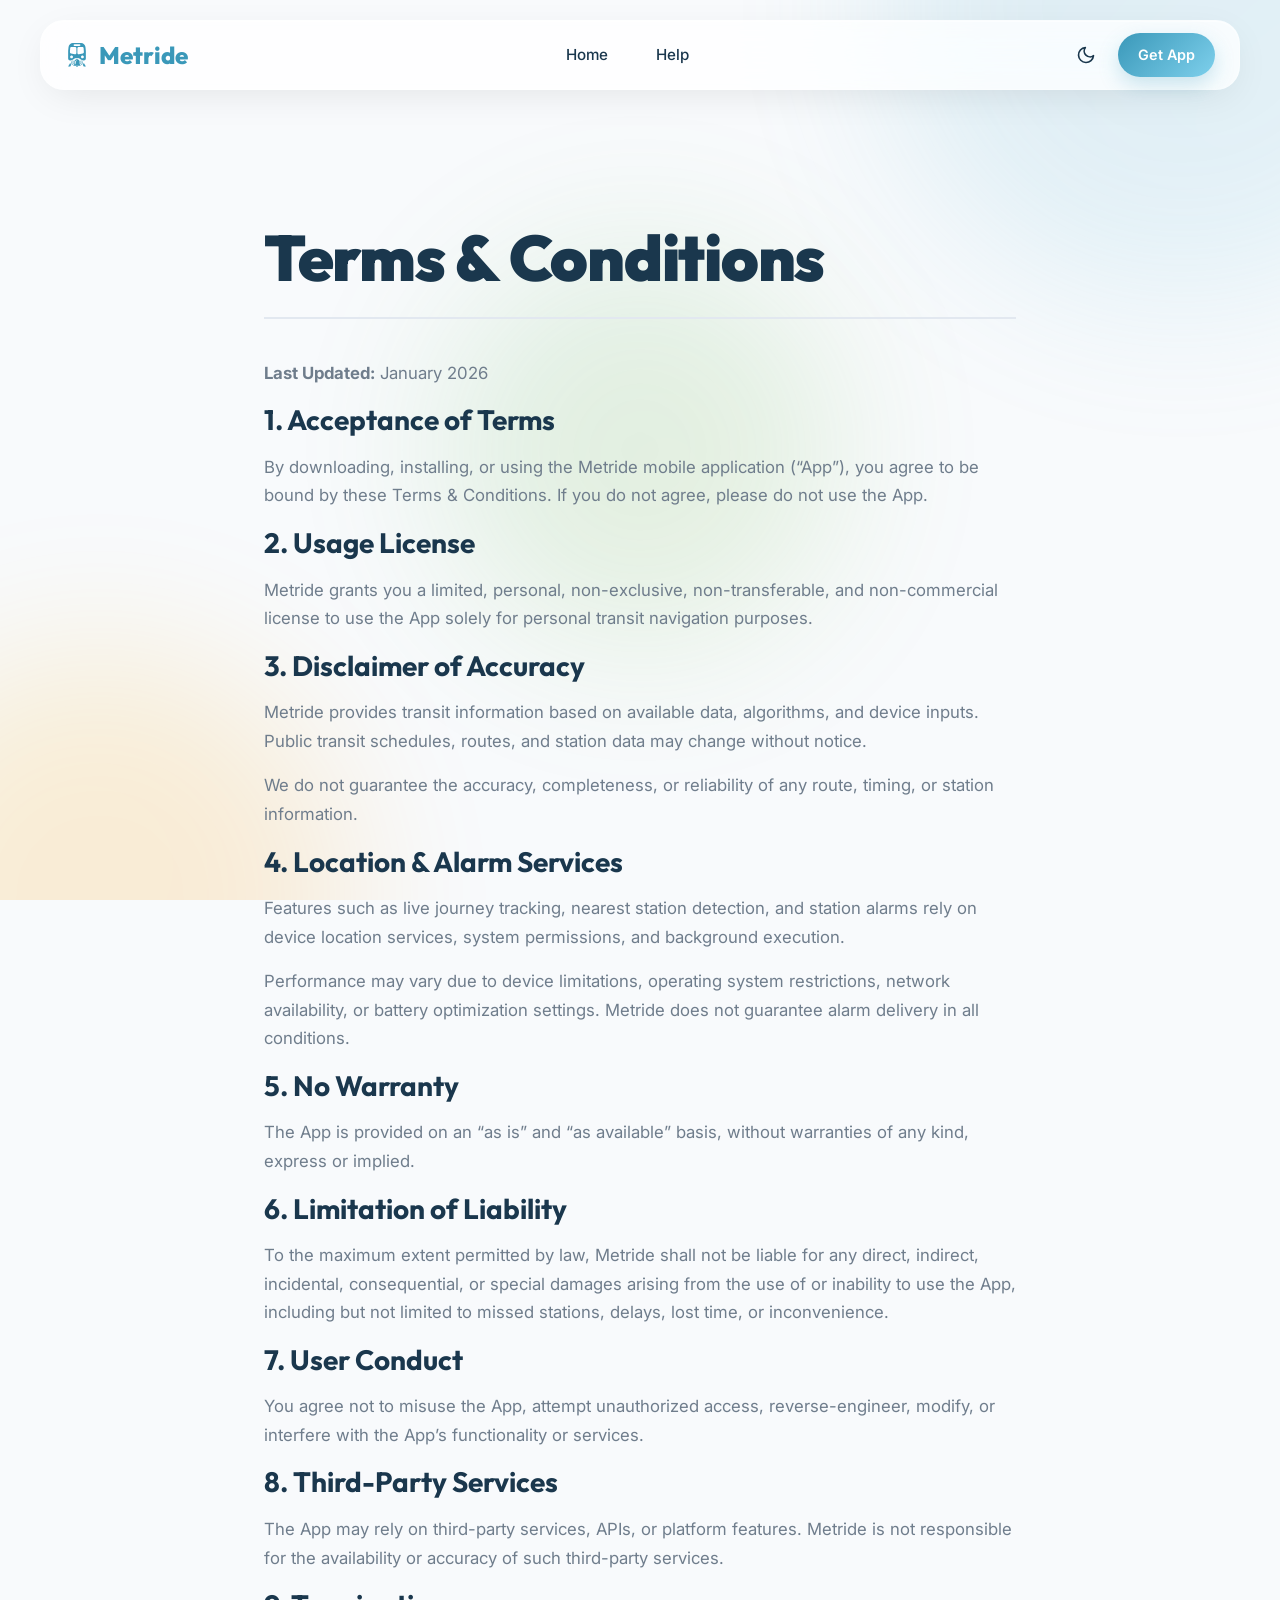
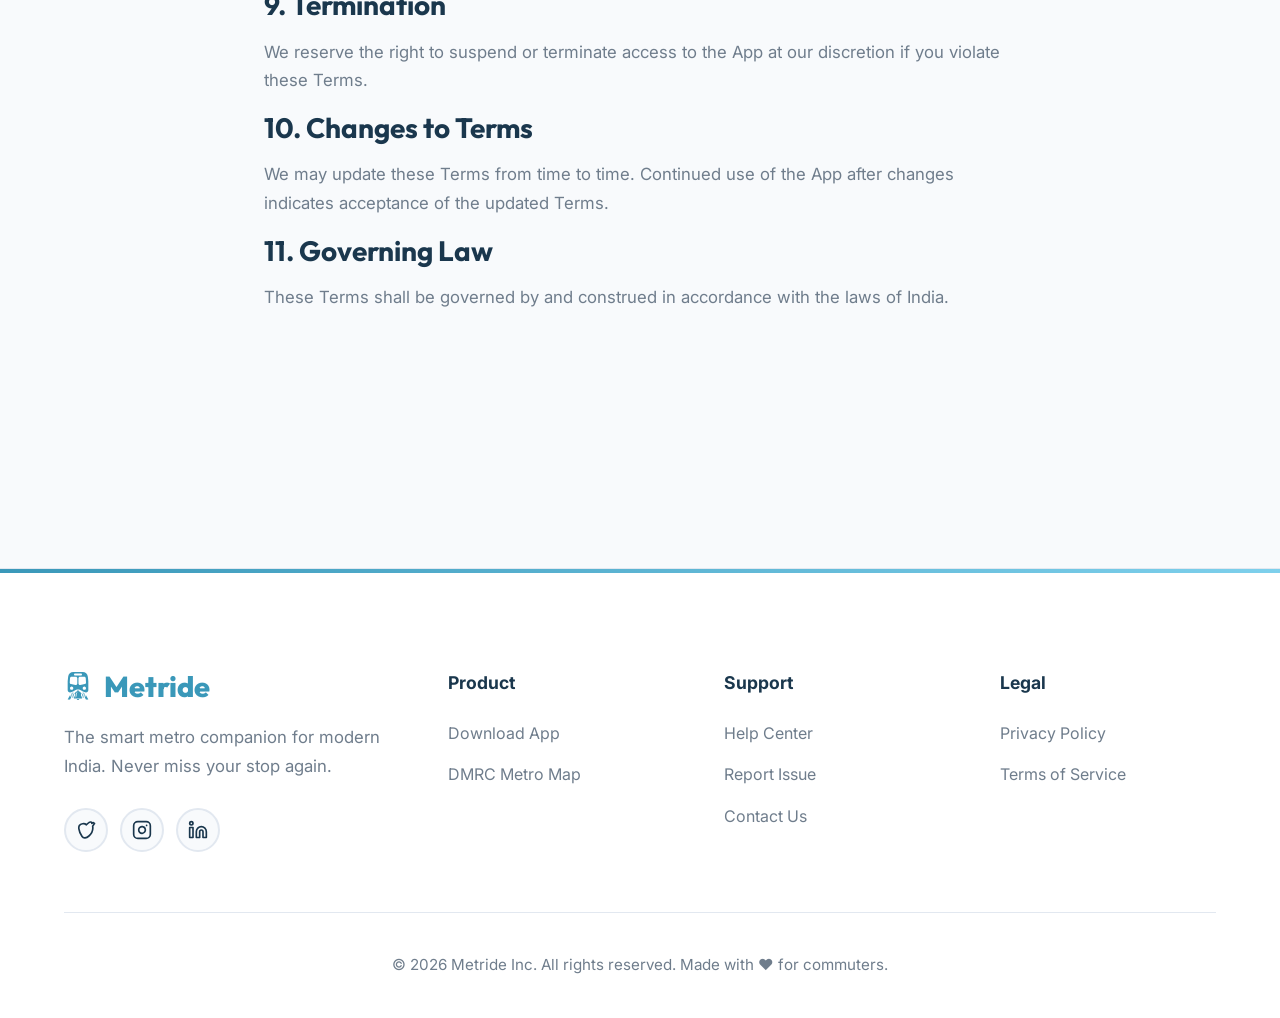
<file: terms.html>
<!doctype html>
<html lang="en" data-theme="light">

<head>
  <meta charset="UTF-8" />
  <meta name="viewport" content="width=device-width, initial-scale=1.0" />
  <title>Terms & Conditions - Metride</title>
  <link rel="preconnect" href="https://fonts.googleapis.com" />
  <link rel="preconnect" href="https://fonts.gstatic.com" crossorigin />
  <link
    href="https://fonts.googleapis.com/css2?family=Inter:wght@400;500;600&family=Outfit:wght@500;700;800&display=swap"
    rel="stylesheet" />
  <link rel="stylesheet" href="styles.css" />
  <link rel="icon" type="image/x-icon" href="images/favicon.ico" />
</head>

<body>
  <!-- Animated Background Gradient Orbs -->
  <div class="bg-orbs">
    <div class="orb orb-1"></div>
    <div class="orb orb-2"></div>
    <div class="orb orb-3"></div>
  </div>

  <!-- Navbar -->
  <nav class="navbar">
    <div class="container">
      <a href="index.html" class="logo">
        <img src="images/logo.svg" alt="Metride Logo" width="24" height="24" />
        Metride
      </a>

      <!-- Desktop Links -->
      <div class="nav-links">
        <a href="index.html">Home</a>
        <a href="help.html">Help</a>
      </div>

      <!-- Always Visible Buttons -->
      <div class="nav-buttons">
        <button id="theme-toggle" class="theme-toggle" aria-label="Toggle Dark Mode"></button>
        <a href="#download" class="btn btn-primary btn-glow btn-nav">Get App</a>
        <button class="mobile-menu-btn" aria-label="Toggle navigation">
          <svg xmlns="http://www.w3.org/2000/svg" width="24" height="24" viewBox="0 0 24 24" fill="none"
            stroke="currentColor" stroke-width="2" stroke-linecap="round" stroke-linejoin="round">
            <line x1="3" y1="12" x2="21" y2="12" />
            <line x1="3" y1="6" x2="21" y2="6" />
            <line x1="3" y1="18" x2="21" y2="18" />
          </svg>
        </button>
      </div>
    </div>
  </nav>

  <section class="section" style="margin-top: 100px">
    <div class="container" style="max-width: 800px">
      <h1 style="
            margin-bottom: 40px;
            border-bottom: 2px solid var(--border-color);
            padding-bottom: 20px;
          ">
        Terms & Conditions
      </h1>

      <p><strong>Last Updated:</strong> January 2026</p>

      <h3>1. Acceptance of Terms</h3>
      <p>
        By downloading, installing, or using the Metride mobile application
        (“App”), you agree to be bound by these Terms & Conditions. If you do
        not agree, please do not use the App.
      </p>

      <h3>2. Usage License</h3>
      <p>
        Metride grants you a limited, personal, non-exclusive,
        non-transferable, and non-commercial license to use the App solely for
        personal transit navigation purposes.
      </p>

      <h3>3. Disclaimer of Accuracy</h3>
      <p>
        Metride provides transit information based on available data,
        algorithms, and device inputs. Public transit schedules, routes, and
        station data may change without notice.
      </p>
      <p>
        We do not guarantee the accuracy, completeness, or reliability of any
        route, timing, or station information.
      </p>

      <h3>4. Location & Alarm Services</h3>
      <p>
        Features such as live journey tracking, nearest station detection, and
        station alarms rely on device location services, system permissions,
        and background execution.
      </p>
      <p>
        Performance may vary due to device limitations, operating system
        restrictions, network availability, or battery optimization settings.
        Metride does not guarantee alarm delivery in all conditions.
      </p>

      <h3>5. No Warranty</h3>
      <p>
        The App is provided on an “as is” and “as available” basis, without
        warranties of any kind, express or implied.
      </p>

      <h3>6. Limitation of Liability</h3>
      <p>
        To the maximum extent permitted by law, Metride shall not be liable
        for any direct, indirect, incidental, consequential, or special
        damages arising from the use of or inability to use the App, including
        but not limited to missed stations, delays, lost time, or
        inconvenience.
      </p>

      <h3>7. User Conduct</h3>
      <p>
        You agree not to misuse the App, attempt unauthorized access,
        reverse-engineer, modify, or interfere with the App’s functionality or
        services.
      </p>

      <h3>8. Third-Party Services</h3>
      <p>
        The App may rely on third-party services, APIs, or platform features.
        Metride is not responsible for the availability or accuracy of such
        third-party services.
      </p>

      <h3>9. Termination</h3>
      <p>
        We reserve the right to suspend or terminate access to the App at our
        discretion if you violate these Terms.
      </p>

      <h3>10. Changes to Terms</h3>
      <p>
        We may update these Terms from time to time. Continued use of the App
        after changes indicates acceptance of the updated Terms.
      </p>

      <h3>11. Governing Law</h3>
      <p>
        These Terms shall be governed by and construed in accordance with the
        laws of India.
      </p>
    </div>
  </section>

  <footer class="footer">
    <div class="container">
      <div class="footer-content">
        <div>
          <h4>
            <img src="images/logo.svg" alt="Metride Logo" width="28" height="28" />
            Metride
          </h4>
          <p>The smart metro companion for modern India. Never miss your stop again.</p>

          <div class="social-links">
            <a href="#" class="social-icon" aria-label="Twitter">
              <svg xmlns="http://www.w3.org/2000/svg" width="20" height="20" viewBox="0 0 24 24" fill="none"
                stroke="currentColor" stroke-width="2" stroke-linecap="round" stroke-linejoin="round">
                <path
                  d="M22 4s-.7 2.1-2 3.4c1.6 10-9.4 17.3-12.7 12.5S.2 5.3 7.8 4.5c2.1-.2 3.2-.4 4.4 1.2 1.6-1.3 3.2-3 5-3.3 2.1-.3 1.8 1.6 1.8 1.6s1.2-1.1 2.2-.7c1 1 1 1 1 1z" />
              </svg>
            </a>
            <a href="#" class="social-icon" aria-label="Instagram">
              <svg xmlns="http://www.w3.org/2000/svg" width="20" height="20" viewBox="0 0 24 24" fill="none"
                stroke="currentColor" stroke-width="2" stroke-linecap="round" stroke-linejoin="round">
                <rect width="20" height="20" x="2" y="2" rx="5" ry="5" />
                <path d="M16 11.37A4 4 0 1 1 12.63 8 4 4 0 0 1 16 11.37z" />
                <line x1="17.5" x2="17.51" y1="6.5" y2="6.5" />
              </svg>
            </a>
            <a href="#" class="social-icon" aria-label="LinkedIn">
              <svg xmlns="http://www.w3.org/2000/svg" width="20" height="20" viewBox="0 0 24 24" fill="none"
                stroke="currentColor" stroke-width="2" stroke-linecap="round" stroke-linejoin="round">
                <path d="M16 8a6 6 0 0 1 6 6v7h-4v-7a2 2 0 0 0-2-2 2 2 0 0 0-2 2v7h-4v-7a6 6 0 0 1 6-6z" />
                <rect width="4" height="12" x="2" y="9" />
                <circle cx="4" cy="4" r="2" />
              </svg>
            </a>
          </div>
        </div>

        <div class="footer-links">
          <span>Product</span>
          <a href="#">Download App</a>
          <a href="https://delhimetrorail.com/network_map" target="_blank">DMRC Metro Map</a>
        </div>

        <div class="footer-links">
          <span>Support</span>
          <a href="help.html">Help Center</a>
          <a href="https://forms.gle/i8DBvCzkoqjPLidv6" target="_blank">Report Issue</a>
          <a href="mailto:support@metride.in">Contact Us</a>
        </div>

        <div class="footer-links">
          <span>Legal</span>
          <a href="privacy.html">Privacy Policy</a>
          <a href="terms.html">Terms of Service</a>
        </div>
      </div>
      <div class="copyright">
        &copy; 2026 Metride Inc. All rights reserved. Made with ❤️ for commuters.
      </div>
    </div>
  </footer>
  <script src="script.js"></script>
</body>

</html>
</file>
<file: styles.css>
/* Metride Design System & Main Styles - Enhanced */

:root {
  /* Brand Colors - Enhanced */
  --primary-blue: #3A98B9;
  --secondary-blue: #B9E9FC;
  --accent-sky: #7ed0ec;
  --gold: #FFB800;
  --success: #4CAF50;
  --error: #F44336;

  /* Gradient Palette */
  --gradient-primary: linear-gradient(135deg, #3A98B9 0%, #7ed0ec 100%);
  --gradient-warm: linear-gradient(135deg, #FFB800 0%, #FF8C00 100%);
  --gradient-hero: linear-gradient(135deg, rgba(58, 152, 185, 0.1) 0%, rgba(126, 208, 236, 0.05) 100%);

  /* Light Theme Defaults */
  --bg-color: #F8FAFC;
  --surface-color: #FFFFFF;
  --text-main: #1A374D;
  --text-secondary: #6F7D8C;
  --border-color: #E2E8F0;
  --nav-bg: rgba(255, 255, 255, 0.8);
  --shadow-color: rgba(0, 0, 0, 0.05);
  --shadow-lg: 0 20px 60px -15px rgba(0, 0, 0, 0.12);
  --shadow-xl: 0 30px 80px -20px rgba(0, 0, 0, 0.15);

  /* Dimensions & Spacing */
  --container-width: 1200px;
  --header-height: 70px;
  --radius-sm: 8px;
  --radius-md: 16px;
  --radius-lg: 24px;
  --radius-xl: 32px;
}

[data-theme="dark"] {
  /* Dark Theme Overrides */
  --bg-color: #0F172A;
  --surface-color: #1E293B;
  --text-main: #F5F9FC;
  --text-secondary: #94A3B8;
  --border-color: #334155;
  --nav-bg: rgba(30, 41, 59, 0.8);
  --shadow-color: rgba(0, 0, 0, 0.4);
  --shadow-lg: 0 20px 60px -15px rgba(0, 0, 0, 0.5);
  --shadow-xl: 0 30px 80px -20px rgba(0, 0, 0, 0.6);
  --gradient-hero: linear-gradient(135deg, rgba(58, 152, 185, 0.15) 0%, rgba(126, 208, 236, 0.08) 100%);
}

/* Base Reset & Typography */
* {
  margin: 0;
  padding: 0;
  box-sizing: border-box;
}

html {
  scroll-behavior: smooth;
  overflow-x: hidden;
}

body {
  font-family: 'Inter', -apple-system, BlinkMacSystemFont, "Segoe UI", Roboto, sans-serif;
  background-color: var(--bg-color);
  color: var(--text-main);
  line-height: 1.6;
  transition: background-color 0.4s ease, color 0.4s ease;
  overflow-x: hidden;
  position: relative;
}

/* Animated Background Orbs */
.bg-orbs {
  position: fixed;
  top: 0;
  left: 0;
  width: 100%;
  height: 100%;
  overflow: hidden;
  z-index: -1;
  pointer-events: none;
}

.orb {
  position: absolute;
  border-radius: 50%;
  filter: blur(80px);
  opacity: 0.15;
  animation: float 20s ease-in-out infinite;
}

.orb-1 {
  width: 600px;
  height: 600px;
  background: var(--gradient-primary);
  top: -300px;
  right: -200px;
  animation-delay: 0s;
}

.orb-2 {
  width: 500px;
  height: 500px;
  background: var(--gradient-warm);
  bottom: -250px;
  left: -150px;
  animation-delay: 5s;
}

.orb-3 {
  width: 400px;
  height: 400px;
  background: linear-gradient(135deg, #4CAF50 0%, #8BC34A 100%);
  top: 50%;
  left: 50%;
  transform: translate(-50%, -50%);
  animation-delay: 10s;
}

@keyframes float {

  0%,
  100% {
    transform: translate(0, 0) scale(1);
  }

  33% {
    transform: translate(30px, -30px) scale(1.1);
  }

  66% {
    transform: translate(-20px, 20px) scale(0.9);
  }
}

[data-theme="dark"] .orb {
  opacity: 0.08;
}

/* Typography */
h1,
h2,
h3,
h4,
h5,
h6 {
  font-family: 'Outfit', sans-serif;
  line-height: 1.2;
  font-weight: 700;
  margin-bottom: 1rem;
  color: var(--text-main);
}

h1 {
  font-size: clamp(2.5rem, 5vw, 4rem);
  font-weight: 900;
  letter-spacing: -0.02em;
}

h2 {
  font-size: clamp(2rem, 4vw, 3rem);
  font-weight: 800;
  letter-spacing: -0.01em;
}

h3 {
  font-size: clamp(1.25rem, 2.5vw, 1.75rem);
  font-weight: 700;
}

p {
  margin-bottom: 1rem;
  color: var(--text-secondary);
  font-size: 1.05rem;
  line-height: 1.7;
}

a {
  text-decoration: none;
  color: var(--primary-blue);
  transition: all 0.3s cubic-bezier(0.4, 0, 0.2, 1);
}

ul {
  list-style: none;
}

/* Utility Classes */
.container {
  max-width: var(--container-width);
  margin: 0 auto;
  padding: 0 24px;
}

.section {
  padding: 120px 0;
  position: relative;
}

.section-alt {
  background: var(--surface-color);
}

.section-header {
  text-align: center;
  margin-bottom: 80px;
  max-width: 700px;
  margin-left: auto;
  margin-right: auto;
}

.section-label {
  display: inline-block;
  font-size: 0.85rem;
  font-weight: 700;
  letter-spacing: 2px;
  text-transform: uppercase;
  color: var(--primary-blue);
  margin-bottom: 16px;
  padding: 6px 16px;
  background: rgba(58, 152, 185, 0.1);
  border-radius: 20px;
  border: 1px solid rgba(58, 152, 185, 0.2);
}

.text-center {
  text-align: center;
}

.grid {
  display: grid;
  gap: 2rem;
}

/* Enhanced Buttons */
.btn {
  display: inline-flex;
  align-items: center;
  justify-content: center;
  padding: 14px 28px;
  border-radius: var(--radius-lg);
  font-weight: 600;
  cursor: pointer;
  transition: all 0.4s cubic-bezier(0.4, 0, 0.2, 1);
  font-size: 1rem;
  border: none;
  position: relative;
  overflow: hidden;
  font-family: 'Inter', sans-serif;
}

.btn-primary {
  background: var(--gradient-primary);
  color: white;
  border: none;
}

.btn-primary:hover {
  transform: translateY(-3px) scale(1.02);
  box-shadow: 0 12px 30px rgba(58, 152, 185, 0.4);
}

.btn-glow {
  box-shadow: 0 8px 20px rgba(58, 152, 185, 0.25);
}

.btn-glow:hover {
  box-shadow: 0 12px 40px rgba(58, 152, 185, 0.45);
}

.btn-glow::before {
  content: '';
  position: absolute;
  top: 0;
  left: -100%;
  width: 100%;
  height: 100%;
  background: linear-gradient(90deg, transparent, rgba(255, 255, 255, 0.3), transparent);
  transition: 0.6s;
}

.btn-glow:hover::before {
  left: 100%;
}

.btn-hero {
  padding: 16px 32px;
  font-size: 1.05rem;
  gap: 14px;
}

.btn-hero svg {
  width: 28px;
  height: 28px;
}

.btn-nav {
  padding: 10px 20px;
  font-size: 0.9rem;
}

.btn-cta {
  padding: 18px 40px;
  font-size: 1.1rem;
  gap: 12px;
}

.btn-sublabel {
  display: block;
  font-size: 0.7em;
  opacity: 0.9;
  font-weight: 500;
  text-align: left;
}

.btn-mainlabel {
  display: block;
  font-weight: 700;
  font-size: 1.1em;
  text-align: left;
}

/* Animations */
.fade-in-up {
  opacity: 0;
  transform: translateY(30px);
  animation: fadeInUp 0.8s cubic-bezier(0.4, 0, 0.2, 1) forwards;
}

.stagger-1 {
  animation-delay: 0.1s;
}

.stagger-2 {
  animation-delay: 0.2s;
}

.stagger-3 {
  animation-delay: 0.3s;
}

.stagger-4 {
  animation-delay: 0.4s;
}

@keyframes fadeInUp {
  to {
    opacity: 1;
    transform: translateY(0);
  }
}

/* Enhanced Navbar */
.navbar {
  height: var(--header-height);
  position: fixed;
  top: 20px;
  left: 50%;
  transform: translateX(-50%);
  width: calc(100% - 60px);
  max-width: var(--container-width);
  background: var(--nav-bg);
  backdrop-filter: blur(20px) saturate(180%);
  -webkit-backdrop-filter: blur(20px) saturate(180%);
  z-index: 1000;
  border-radius: 24px;
  box-shadow: 0 10px 40px -10px rgba(0, 0, 0, 0.1),
    inset 0 1px 0 rgba(255, 255, 255, 0.5);
  border: 1px solid rgba(255, 255, 255, 0.2);
  display: flex;
  align-items: center;
  transition: all 0.4s cubic-bezier(0.4, 0, 0.2, 1);
}

[data-theme="dark"] .navbar {
  box-shadow: 0 10px 40px -10px rgba(0, 0, 0, 0.5),
    inset 0 1px 0 rgba(255, 255, 255, 0.05);
  border: 1px solid rgba(255, 255, 255, 0.05);
}

.navbar.navbar-hidden {
  transform: translateX(-50%) translateY(-150%);
}

.navbar .container {
  display: flex;
  justify-content: space-between;
  align-items: center;
  width: 100%;
  padding: 0 24px;
}

.logo {
  font-family: 'Outfit', sans-serif;
  font-size: 1.5rem;
  font-weight: 800;
  color: var(--primary-blue);
  display: flex;
  align-items: center;
  gap: 10px;
  transition: transform 0.3s ease;
}

.logo:hover {
  transform: scale(1.05);
}

.nav-links {
  display: flex;
  gap: 8px;
  align-items: center;
  margin: 0 auto;
}

.nav-links a {
  color: var(--text-main);
  font-weight: 500;
  font-size: 0.95rem;
  padding: 10px 20px;
  border-radius: 16px;
  transition: all 0.3s ease;
}

.nav-links a:hover {
  color: var(--primary-blue);
  background: rgba(58, 152, 185, 0.1);
}

.nav-buttons {
  display: flex;
  align-items: center;
  gap: 12px;
}

.theme-toggle {
  background: none;
  border: none;
  cursor: pointer;
  color: var(--text-main);
  padding: 10px;
  display: flex;
  align-items: center;
  justify-content: center;
  border-radius: 50%;
  transition: all 0.3s ease;
}

.theme-toggle:hover {
  background: rgba(58, 152, 185, 0.1);
  transform: rotate(20deg);
}

.mobile-menu-btn {
  display: none;
  background: none;
  border: none;
  color: var(--text-main);
  cursor: pointer;
  padding: 8px;
  border-radius: 12px;
  transition: background 0.3s ease;
}

.mobile-menu-btn:hover {
  background: rgba(58, 152, 185, 0.1);
}

/* Hero Section - Enhanced */
.hero {
  padding-top: calc(var(--header-height) + 100px);
  padding-bottom: 80px;
  min-height: 100vh;
  display: flex;
  align-items: center;
  position: relative;
  overflow: hidden;
}

.hero::before {
  content: '';
  position: absolute;
  top: 0;
  left: 0;
  right: 0;
  bottom: 0;
  background: var(--gradient-hero);
  z-index: -1;
}

.hero-content {
  display: grid;
  grid-template-columns: 1.1fr 0.9fr;
  gap: 60px;
  align-items: center;
}

.hero-text h1 {
  margin-bottom: 1.5rem;
  line-height: 1.1;
}

.hero-badge {
  display: inline-flex;
  align-items: center;
  gap: 10px;
  background: rgba(58, 152, 185, 0.1);
  padding: 8px 20px;
  border-radius: 24px;
  margin-bottom: 28px;
  font-weight: 600;
  font-size: 0.85rem;
  color: var(--primary-blue);
  border: 1px solid rgba(58, 152, 185, 0.2);
  backdrop-filter: blur(10px);
}

.badge-dot {
  width: 8px;
  height: 8px;
  border-radius: 50%;
  background: var(--primary-blue);
  box-shadow: 0 0 0 3px rgba(58, 152, 185, 0.3);
  animation: pulseDot 2s ease-in-out infinite;
}

@keyframes pulseDot {

  0%,
  100% {
    transform: scale(1);
    box-shadow: 0 0 0 3px rgba(58, 152, 185, 0.3);
  }

  50% {
    transform: scale(1.1);
    box-shadow: 0 0 0 6px rgba(58, 152, 185, 0);
  }
}

.text-gradient-animated {
  background: linear-gradient(120deg, var(--primary-blue), var(--accent-sky), var(--secondary-blue));
  background-size: 200% auto;
  -webkit-background-clip: text;
  background-clip: text;
  -webkit-text-fill-color: transparent;
  animation: gradientFlow 4s linear infinite;
  display: inline-block;
}

@keyframes gradientFlow {
  0% {
    background-position: 0% 50%;
  }

  100% {
    background-position: 200% 50%;
  }
}

.hero-subtitle {
  font-size: 1.2rem;
  margin-bottom: 2.5rem;
  max-width: 550px;
  line-height: 1.8;
}

.hero-buttons {
  display: flex;
  gap: 16px;
  margin-bottom: 40px;
}

/* Hero Trust Indicators */
.hero-trust {
  display: flex;
  gap: 32px;
  flex-wrap: wrap;
}

.trust-item {
  display: flex;
  align-items: center;
  gap: 8px;
  font-size: 0.9rem;
  color: var(--text-secondary);
  font-weight: 500;
}

.trust-item svg {
  color: var(--gold);
  flex-shrink: 0;
}

/* Enhanced Phone Mockup */
.hero-visual {
  position: relative;
  display: flex;
  justify-content: center;
  align-items: center;
}

.phone-mockup {
  width: 320px;
  height: 640px;
  border-radius: 40px;
  position: relative;
  z-index: 1;
  animation: floatPhone 6s ease-in-out infinite;
}

@keyframes floatPhone {

  0%,
  100% {
    transform: translateY(0) rotate(0deg);
  }

  50% {
    transform: translateY(-15px) rotate(2deg);
  }
}

.phone-glow {
  position: absolute;
  width: 120%;
  height: 120%;
  top: -10%;
  left: -10%;
  background: radial-gradient(circle, rgba(58, 152, 185, 0.3) 0%, transparent 70%);
  filter: blur(40px);
  z-index: -1;
  animation: pulseGlow 4s ease-in-out infinite;
}

@keyframes pulseGlow {

  0%,
  100% {
    opacity: 0.5;
    transform: scale(1);
  }

  50% {
    opacity: 0.8;
    transform: scale(1.1);
  }
}

.phone-svg {
  width: 100%;
  height: 100%;
  filter: drop-shadow(0 30px 60px rgba(0, 0, 0, 0.2));
}

/* Phone Animation Scenes */
.chaos-line {
  stroke-dasharray: 10;
  animation: jitter 2s ease-in-out infinite;
  opacity: 1;
}

.line-1 {
  animation-delay: 0s;
}

.line-2 {
  animation-delay: 0.3s;
}

.line-3 {
  animation-delay: 0.6s;
}

@keyframes jitter {

  0%,
  100% {
    transform: translate(0, 0);
    opacity: 0.6;
  }

  25% {
    transform: translate(2px, -2px);
    opacity: 0.8;
  }

  50% {
    transform: translate(-1px, 2px);
    opacity: 0.5;
  }

  75% {
    transform: translate(-2px, -1px);
    opacity: 0.7;
  }
}

.chaos-dot {
  animation: pulseConfusion 1s ease-in-out infinite alternate;
}

@keyframes pulseConfusion {
  0% {
    r: 4;
    opacity: 0.5;
  }

  100% {
    r: 6;
    opacity: 1;
  }
}

.scene {
  transition: opacity 0.5s ease;
}

.ripple,
.ripple-delayed {
  transform-origin: 130px 280px;
  animation: rippleExpand 1.5s ease-out forwards;
}

.ripple-delayed {
  animation-delay: 0.2s;
}

@keyframes rippleExpand {
  0% {
    opacity: 0.6;
    transform: scale(0.1);
  }

  100% {
    opacity: 0;
    transform: scale(8);
  }
}

.route-path {
  animation: drawRoute 1.5s ease-out forwards;
}

@keyframes drawRoute {
  to {
    stroke-dashoffset: 0;
  }
}

.badge {
  animation: popIn 0.5s cubic-bezier(0.175, 0.885, 0.32, 1.275) forwards;
}

@keyframes popIn {
  0% {
    transform: translate(160px, 150px) scale(0);
    opacity: 0;
  }

  100% {
    transform: translate(160px, 150px) scale(1);
    opacity: 1;
  }
}

#next-stop-card {
  animation: slideUpFade 0.6s ease-out forwards;
}

@keyframes slideUpFade {
  0% {
    transform: translate(30px, 400px);
    opacity: 0;
  }

  100% {
    transform: translate(30px, 380px);
    opacity: 1;
  }
}

#alarm-icon {
  animation: alarmPopShake 0.6s ease-out forwards;
}

@keyframes alarmPopShake {
  0% {
    transform: translate(180px, 50px) scale(0);
    opacity: 0;
  }

  50% {
    transform: translate(180px, 50px) scale(1.2);
    opacity: 1;
  }

  70% {
    transform: translate(180px, 50px) rotate(-10deg) scale(1);
  }

  85% {
    transform: translate(180px, 50px) rotate(10deg) scale(1);
  }

  100% {
    transform: translate(180px, 50px) rotate(0) scale(1);
    opacity: 1;
  }
}

.alarm-ripple {
  animation: rippleZoom 2s ease-out infinite;
  transform-box: fill-box;
  transform-origin: center;
  opacity: 0;
}

.delay-1 {
  animation-delay: 0.5s;
}

.delay-2 {
  animation-delay: 1s;
}

@keyframes rippleZoom {
  0% {
    transform: scale(0.8);
    opacity: 0.8;
    stroke-width: 3px;
  }

  100% {
    transform: scale(2.5);
    opacity: 0;
    stroke-width: 0px;
  }
}

.swipe-hint {
  animation: swipeNudge 1.5s ease-in-out infinite;
}

@keyframes swipeNudge {

  0%,
  100% {
    transform: translateX(0);
  }

  50% {
    transform: translateX(10px);
  }
}

/* SVG Theming */
.phone-body-bg {
  fill: var(--surface-color);
  transition: fill 0.3s ease;
}

.screen-bg {
  fill: url(#screenGradient);
  transition: fill 0.3s ease;
}

[data-theme="dark"] .screen-bg {
  fill: #0F172A;
}

.card-bg {
  fill: #4CAF50;
}

.card-label {
  fill: rgba(255, 255, 255, 0.8);
}

.card-title,
.card-time {
  fill: #ffffff;
}

.card-title-alarm {
  fill: var(--primary-blue);
}

.swipe-bg {
  fill: var(--border-color);
}

.swipe-text {
  fill: var(--text-secondary);
}

/* Stats Section - Enhanced */
.stats-section {
  background: var(--surface-color);
  padding: 60px 0;
  border-top: 1px solid var(--border-color);
  border-bottom: 1px solid var(--border-color);
  position: relative;
  overflow: hidden;
}

.stats-section::before {
  content: '';
  position: absolute;
  top: 0;
  left: 0;
  right: 0;
  height: 4px;
  background: var(--gradient-primary);
}

.stats-label {
  text-align: center;
  font-size: 0.75rem;
  letter-spacing: 2.5px;
  color: var(--text-secondary);
  margin-bottom: 32px;
  font-weight: 700;
  text-transform: uppercase;
}

.stats-grid {
  display: grid;
  grid-template-columns: repeat(auto-fit, minmax(200px, 1fr));
  gap: 40px;
  max-width: 900px;
  margin: 0 auto;
}

.stat-item {
  text-align: center;
}

.stat-number {
  display: inline-block;
  font-size: 2.5rem;
  font-weight: 900;
  background: var(--gradient-primary);
  -webkit-background-clip: text;
  background-clip: text;
  -webkit-text-fill-color: transparent;
  line-height: 1;
  margin-bottom: 8px;
}

.stat-desc {
  display: block;
  font-size: 0.95rem;
  color: var(--text-secondary);
  font-weight: 500;
}

/* Problems Section - Enhanced */
.problems-grid {
  display: grid;
  grid-template-columns: repeat(auto-fit, minmax(320px, 1fr));
  gap: 40px;
}

.problem-card {
  background: linear-gradient(135deg, var(--surface-color) 0%, var(--bg-color) 100%);
  border-radius: var(--radius-xl);
  padding: 32px;
  border: 1px solid var(--border-color);
  transition: all 0.4s cubic-bezier(0.4, 0, 0.2, 1);
  height: 100%;
  display: flex;
  flex-direction: column;
  align-items: center;
  position: relative;
  overflow: hidden;
}

.problem-card::before {
  content: '';
  position: absolute;
  top: 0;
  left: 0;
  right: 0;
  bottom: 0;
  background: var(--gradient-primary);
  opacity: 0;
  transition: opacity 0.4s ease;
  z-index: 0;
}

.problem-card:hover {
  transform: translateY(-12px);
  box-shadow: var(--shadow-xl);
  border-color: var(--primary-blue);
}

.problem-card:hover::before {
  opacity: 0.05;
}

.problem-card>* {
  position: relative;
  z-index: 1;
}

.problem-img-wrapper {
  width: 100%;
  height: 300px;
  overflow: hidden;
  border-radius: var(--radius-md);
  margin-bottom: 28px;
  background: linear-gradient(135deg, #f0f0f0 0%, #e0e0e0 100%);
  position: relative;
}

.problem-img-wrapper::after {
  content: '';
  position: absolute;
  top: 0;
  left: 0;
  right: 0;
  bottom: 0;
  background: linear-gradient(180deg, transparent 0%, rgba(0, 0, 0, 0.1) 100%);
}

.problem-img-wrapper img {
  width: 100%;
  height: 100%;
  object-fit: cover;
  transition: transform 0.6s cubic-bezier(0.4, 0, 0.2, 1);
}

.problem-card:hover img {
  transform: scale(1.1);
}

.problem-card h3 {
  font-size: 1.4rem;
  margin-bottom: 16px;
  color: var(--error);
}

.problem-card p {
  text-align: center;
}

[data-theme="dark"] .problem-img-wrapper {
  background: linear-gradient(135deg, #2C3E50 0%, #1E293B 100%);
}

/* Steps Section - Enhanced */
.steps-grid {
  display: grid;
  grid-template-columns: repeat(auto-fit, minmax(280px, 1fr));
  gap: 40px;
  position: relative;
}

.step-card {
  text-align: center;
  padding: 40px 32px;
  background: var(--surface-color);
  border-radius: var(--radius-lg);
  border: 2px solid var(--border-color);
  transition: all 0.4s cubic-bezier(0.4, 0, 0.2, 1);
  position: relative;
}

.step-card:hover {
  transform: translateY(-8px);
  border-color: var(--primary-blue);
  box-shadow: var(--shadow-lg);
}

.step-number {
  width: 60px;
  height: 60px;
  background: var(--gradient-primary);
  color: white;
  font-weight: 900;
  font-size: 1.8rem;
  border-radius: 50%;
  display: flex;
  align-items: center;
  justify-content: center;
  margin: 0 auto 24px auto;
  position: relative;
  z-index: 1;
  box-shadow: 0 8px 20px rgba(58, 152, 185, 0.3);
}

@media (min-width: 768px) {
  .step-card:not(:last-child)::after {
    content: '';
    position: absolute;
    top: 70px;
    right: -50%;
    width: 100%;
    height: 3px;
    background: linear-gradient(90deg, var(--primary-blue), transparent);
    z-index: 0;
    opacity: 0.3;
  }
}

/* Features Showcase - Enhanced */
.section-features {
  background: var(--bg-color);
}

.feature-split {
  display: flex;
  align-items: center;
  gap: 80px;
  margin-bottom: 120px;
}

.feature-split.reverse {
  flex-direction: row-reverse;
}

.feature-text {
  flex: 1;
}

.feature-image {
  flex: 1;
}

.feature-icon {
  width: 64px;
  height: 64px;
  background: var(--gradient-primary);
  border-radius: var(--radius-md);
  display: flex;
  align-items: center;
  justify-content: center;
  margin-bottom: 24px;
  color: white;
  box-shadow: 0 8px 24px rgba(58, 152, 185, 0.3);
}

.feature-text h3 {
  font-size: 2rem;
  margin-bottom: 20px;
}

.feature-list {
  margin-top: 24px;
  display: flex;
  flex-direction: column;
  gap: 12px;
}

.feature-list li {
  display: flex;
  align-items: center;
  gap: 12px;
  color: var(--text-secondary);
  font-size: 1rem;
}

.feature-list li svg {
  color: var(--success);
  flex-shrink: 0;
}

/* Phone Frame for Screenshots */
.phone-frame {
  max-width: 280px;
  margin: 0 auto;
  border-radius: 36px;
  border: 10px solid var(--surface-color);
  box-shadow: var(--shadow-xl),
    inset 0 0 0 2px rgba(255, 255, 255, 0.1);
  overflow: hidden;
  transition: all 0.5s cubic-bezier(0.4, 0, 0.2, 1);
  position: relative;
  background-color: var(--surface-color);
}

.phone-frame::before {
  content: '';
  position: absolute;
  top: 0;
  left: 0;
  right: 0;
  bottom: 0;
  background: var(--gradient-primary);
  opacity: 0;
  transition: opacity 0.5s ease;
  z-index: 1;
}

.phone-frame:hover {
  transform: translateY(-15px) scale(1.03) rotateY(5deg);
  box-shadow: 0 40px 80px -20px rgba(58, 152, 185, 0.35);
}

.phone-frame:hover::before {
  opacity: 0.05;
}

.img-responsive {
  width: 100%;
  height: auto;
  display: block;
  position: relative;
  z-index: 2;
  opacity: 0;
  animation: screenOn 0.8s ease-out forwards;
  animation-delay: 0.2s;
}

@keyframes screenOn {
  0% {
    opacity: 0;
    transform: scale(0.95);
    filter: brightness(0.8);
  }

  100% {
    opacity: 1;
    transform: scale(1);
    filter: brightness(1);
  }
}

/* Features Grid */
.features-grid {
  display: grid;
  grid-template-columns: repeat(auto-fit, minmax(320px, 1fr));
  gap: 40px;
  margin-top: 80px;
}

.feature-card {
  background: var(--surface-color);
  padding: 40px;
  border-radius: var(--radius-lg);
  border: 2px solid var(--border-color);
  transition: all 0.4s cubic-bezier(0.4, 0, 0.2, 1);
  position: relative;
  overflow: hidden;
}

.feature-card::before {
  content: '';
  position: absolute;
  top: 0;
  left: 0;
  right: 0;
  height: 4px;
  background: var(--gradient-primary);
  transform: scaleX(0);
  transition: transform 0.4s ease;
}

.feature-card:hover {
  transform: translateY(-8px);
  border-color: var(--primary-blue);
  box-shadow: var(--shadow-lg);
}

.feature-card:hover::before {
  transform: scaleX(1);
}

/* CTA Section - Enhanced */
.cta-section {
  padding: 0;
  margin: 120px 0;
}

.cta-card {
  background: var(--gradient-primary);
  border-radius: var(--radius-xl);
  padding: 80px 40px;
  position: relative;
  overflow: hidden;
}

.cta-glow {
  position: absolute;
  width: 600px;
  height: 600px;
  background: radial-gradient(circle, rgba(255, 255, 255, 0.2) 0%, transparent 70%);
  top: -300px;
  right: -300px;
  animation: rotatGlow 20s linear infinite;
}

@keyframes rotateGlow {
  0% {
    transform: rotate(0deg);
  }

  100% {
    transform: rotate(360deg);
  }
}

.cta-content {
  text-align: center;
  position: relative;
  z-index: 1;
}

.cta-content h2 {
  color: white;
  font-size: clamp(2rem, 4vw, 3rem);
  margin-bottom: 20px;
}

.cta-content p {
  color: rgba(255, 255, 255, 0.9);
  font-size: 1.15rem;
  margin-bottom: 32px;
  max-width: 600px;
  margin-left: auto;
  margin-right: auto;
}

.btn-cta {
  background: white;
  color: var(--primary-blue);
}

.btn-cta:hover {
  background: rgba(255, 255, 255, 0.95);
  transform: translateY(-3px) scale(1.05);
}

/* Scroll Journey Tracker */
.scroll-tracker-container {
  position: fixed;
  right: 30px;
  top: 100px;
  bottom: 100px;
  width: 4px;
  z-index: 999;
  display: flex;
  flex-direction: column;
  align-items: center;
  pointer-events: none;
}

.metro-track {
  width: 4px;
  height: 100%;
  background: rgba(58, 152, 185, 0.2);
  border-radius: 2px;
  position: relative;
}

.metro-track::after {
  content: '';
  position: absolute;
  top: 0;
  left: 0;
  width: 100%;
  height: 100%;
  background: repeating-linear-gradient(to bottom,
      var(--primary-blue),
      var(--primary-blue) 10px,
      transparent 10px,
      transparent 20px);
  opacity: 0.3;
}

.metro-train-icon {
  position: absolute;
  top: 0;
  left: 50%;
  transform: translateX(-50%);
  width: 44px;
  height: 44px;
  background: var(--surface-color);
  border: 3px solid var(--primary-blue);
  border-radius: 50%;
  display: flex;
  align-items: center;
  justify-content: center;
  color: var(--primary-blue);
  box-shadow: 0 6px 16px rgba(0, 0, 0, 0.15);
  transition: top 0.1s linear, transform 0.2s;
  z-index: 1000;
}

.metro-train-icon svg {
  width: 22px;
  height: 22px;
  fill: var(--primary-blue);
}

.station-popup {
  position: absolute;
  right: 55px;
  top: 0;
  background: var(--surface-color);
  padding: 12px 20px;
  border-radius: 12px;
  box-shadow: var(--shadow-lg);
  border-left: 4px solid var(--primary-blue);
  opacity: 0;
  transform: translateX(10px);
  transition: opacity 0.3s, transform 0.3s;
  white-space: nowrap;
  pointer-events: none;
}

.station-popup.visible {
  opacity: 1;
  transform: translateX(0);
}

.popup-label {
  display: block;
  font-size: 0.7rem;
  color: var(--text-secondary);
  text-transform: uppercase;
  letter-spacing: 1px;
  font-weight: 600;
}

.popup-station {
  display: block;
  font-weight: 700;
  color: var(--text-main);
  font-size: 1rem;
  margin-top: 2px;
}

/* Footer - Enhanced */
.footer {
  background: var(--surface-color);
  color: var(--text-main);
  padding: 100px 0 40px;
  margin-top: 120px;
  border-top: 1px solid var(--border-color);
  position: relative;
}

.footer::before {
  content: '';
  position: absolute;
  top: 0;
  left: 0;
  right: 0;
  height: 4px;
  background: var(--gradient-primary);
}

.footer-content {
  display: grid;
  grid-template-columns: 1.5fr 1fr 1fr 1fr;
  gap: 60px;
  margin-bottom: 60px;
}

.footer h4 {
  color: var(--primary-blue);
  margin-bottom: 20px;
  font-weight: 800;
  font-size: 1.8rem;
  display: flex;
  align-items: center;
  gap: 12px;
}

.footer p {
  color: var(--text-secondary);
  line-height: 1.7;
  max-width: 350px;
}

.footer-links {
  display: flex;
  flex-direction: column;
  gap: 16px;
}

.footer-links span {
  color: var(--text-main);
  font-weight: 700;
  margin-bottom: 8px;
  display: block;
  font-size: 1.1rem;
}

.footer-links a {
  color: var(--text-secondary);
  transition: all 0.3s ease;
  position: relative;
  padding-left: 0;
}

.footer-links a::before {
  content: '→';
  position: absolute;
  left: 0;
  opacity: 0;
  transform: translateX(-10px);
  transition: all 0.3s ease;
}

.footer-links a:hover {
  color: var(--primary-blue);
  padding-left: 20px;
}

.footer-links a:hover::before {
  opacity: 1;
  transform: translateX(0);
}

.social-links {
  display: flex;
  gap: 12px;
  margin-top: 28px;
}

.social-icon {
  width: 44px;
  height: 44px;
  background: var(--bg-color);
  border-radius: 50%;
  border: 2px solid var(--border-color);
  display: flex;
  align-items: center;
  justify-content: center;
  color: var(--text-main);
  transition: all 0.3s cubic-bezier(0.4, 0, 0.2, 1);
}

.social-icon:hover {
  background: var(--gradient-primary);
  color: white;
  transform: translateY(-5px) scale(1.1);
  border-color: transparent;
  box-shadow: 0 8px 20px rgba(58, 152, 185, 0.3);
}

.copyright {
  text-align: center;
  padding-top: 40px;
  border-top: 1px solid var(--border-color);
  color: var(--text-secondary);
  font-size: 0.95rem;
}

/* Responsive Design */
@media (max-width: 1024px) {
  .hero-content {
    grid-template-columns: 1fr;
    gap: 60px;
  }

  .hero-text {
    text-align: center;
  }

  .hero-subtitle {
    margin-left: auto;
    margin-right: auto;
  }

  .hero-buttons {
    justify-content: center;
  }

  .hero-trust {
    justify-content: center;
  }

  .feature-split,
  .feature-split.reverse {
    flex-direction: column;
    gap: 60px;
    text-align: center;
  }

  .feature-icon {
    margin: 0 auto 24px auto;
  }

  .feature-list li {
    justify-content: center;
  }
}

@media (max-width: 768px) {
  .section {
    padding: 80px 0;
  }

  .section-header {
    margin-bottom: 60px;
  }

  h1 {
    font-size: 2.5rem;
  }

  h2 {
    font-size: 2rem;
  }

  .navbar {
    width: calc(100% - 40px);
    top: 16px;
  }

  .nav-links {
    display: none;
    position: absolute;
    top: 100%;
    left: 0;
    width: 100%;
    background: var(--nav-bg);
    flex-direction: column;
    padding: 20px;
    gap: 12px;
    margin-top: 12px;
    border-radius: 20px;
    box-shadow: var(--shadow-lg);
    backdrop-filter: blur(20px);
  }

  .nav-links.active {
    display: flex;
  }

  .mobile-menu-btn {
    display: block;
  }

  .phone-mockup {
    width: 260px;
    height: 520px;
  }

  .hero-buttons {
    flex-direction: column;
    width: 100%;
  }

  .hero-buttons .btn {
    width: 100%;
    justify-content: center;
  }

  .feature-split {
    margin-bottom: 80px;
  }

  .footer-content {
    grid-template-columns: 1fr;
    text-align: center;
    gap: 40px;
  }

  .footer-links {
    align-items: center;
  }

  .footer h4 {
    justify-content: center;
  }

  .social-links {
    justify-content: center;
  }

  .scroll-tracker-container {
    display: none;
  }

  .stats-grid {
    grid-template-columns: repeat(2, 1fr);
    gap: 32px;
  }

  .cta-card {
    padding: 60px 24px;
  }
}

@media (max-width: 480px) {
  .container {
    padding: 0 20px;
  }

  .btn-hero {
    padding: 14px 24px;
    font-size: 0.95rem;
  }

  .stats-grid {
    grid-template-columns: 1fr;
  }


  .stat-number {
    font-size: 2rem;
  }
}

/* Battery Guide Modal Styles */
.modal-overlay {
  position: fixed;
  top: 0;
  left: 0;
  width: 100%;
  height: 100%;
  background: rgba(15, 23, 42, 0.6);
  backdrop-filter: blur(8px);
  z-index: 2000;
  display: flex;
  align-items: center;
  justify-content: center;
  opacity: 0;
  pointer-events: none;
  transition: opacity 0.3s ease;
}

.modal-overlay.active {
  opacity: 1;
  pointer-events: all;
}

.modal-content {
  background: var(--surface-color);
  width: 90%;
  max-width: 600px;
  border-radius: var(--radius-xl);
  padding: 32px;
  position: relative;
  transform: translateY(20px) scale(0.95);
  transition: all 0.3s cubic-bezier(0.4, 0, 0.2, 1);
  box-shadow: 0 25px 50px -12px rgba(0, 0, 0, 0.25);
  border: 1px solid var(--border-color);
  max-height: 90vh;
  overflow-y: auto;
}

.modal-overlay.active .modal-content {
  transform: translateY(0) scale(1);
}

.modal-close {
  position: absolute;
  top: 20px;
  right: 20px;
  background: none;
  border: none;
  font-size: 2rem;
  line-height: 1;
  color: var(--text-secondary);
  cursor: pointer;
  transition: color 0.3s ease;
  z-index: 10;
}

.modal-close:hover {
  color: var(--error);
}

.modal-header {
  text-align: center;
  margin-bottom: 32px;
}

.modal-header h2 {
  font-size: 1.8rem;
  color: var(--text-main);
  margin-bottom: 12px;
}

.modal-steps {
  display: flex;
  flex-direction: column;
  gap: 20px;
}

.step-item {
  background: var(--bg-color);
  padding: 24px;
  border-radius: var(--radius-md);
  border-left: 4px solid var(--primary-blue);
  margin-bottom: 12px;
}

.step-item.optional {
  border-left-color: var(--text-secondary);
  opacity: 0.9;
}

.step-title {
  font-weight: 700;
  font-size: 1.1rem;
  margin-bottom: 8px;
  color: var(--text-main);
}

.step-note {
  font-size: 0.9rem;
  color: var(--text-secondary);
  margin-top: 8px;
  font-style: italic;
}

/* Scrollbar for modal content */
.modal-content::-webkit-scrollbar {
  width: 8px;
}

.modal-content::-webkit-scrollbar-track {
  background: transparent;
}

.modal-content::-webkit-scrollbar-thumb {
  background-color: var(--border-color);
  border-radius: 4px;
}
</file>
